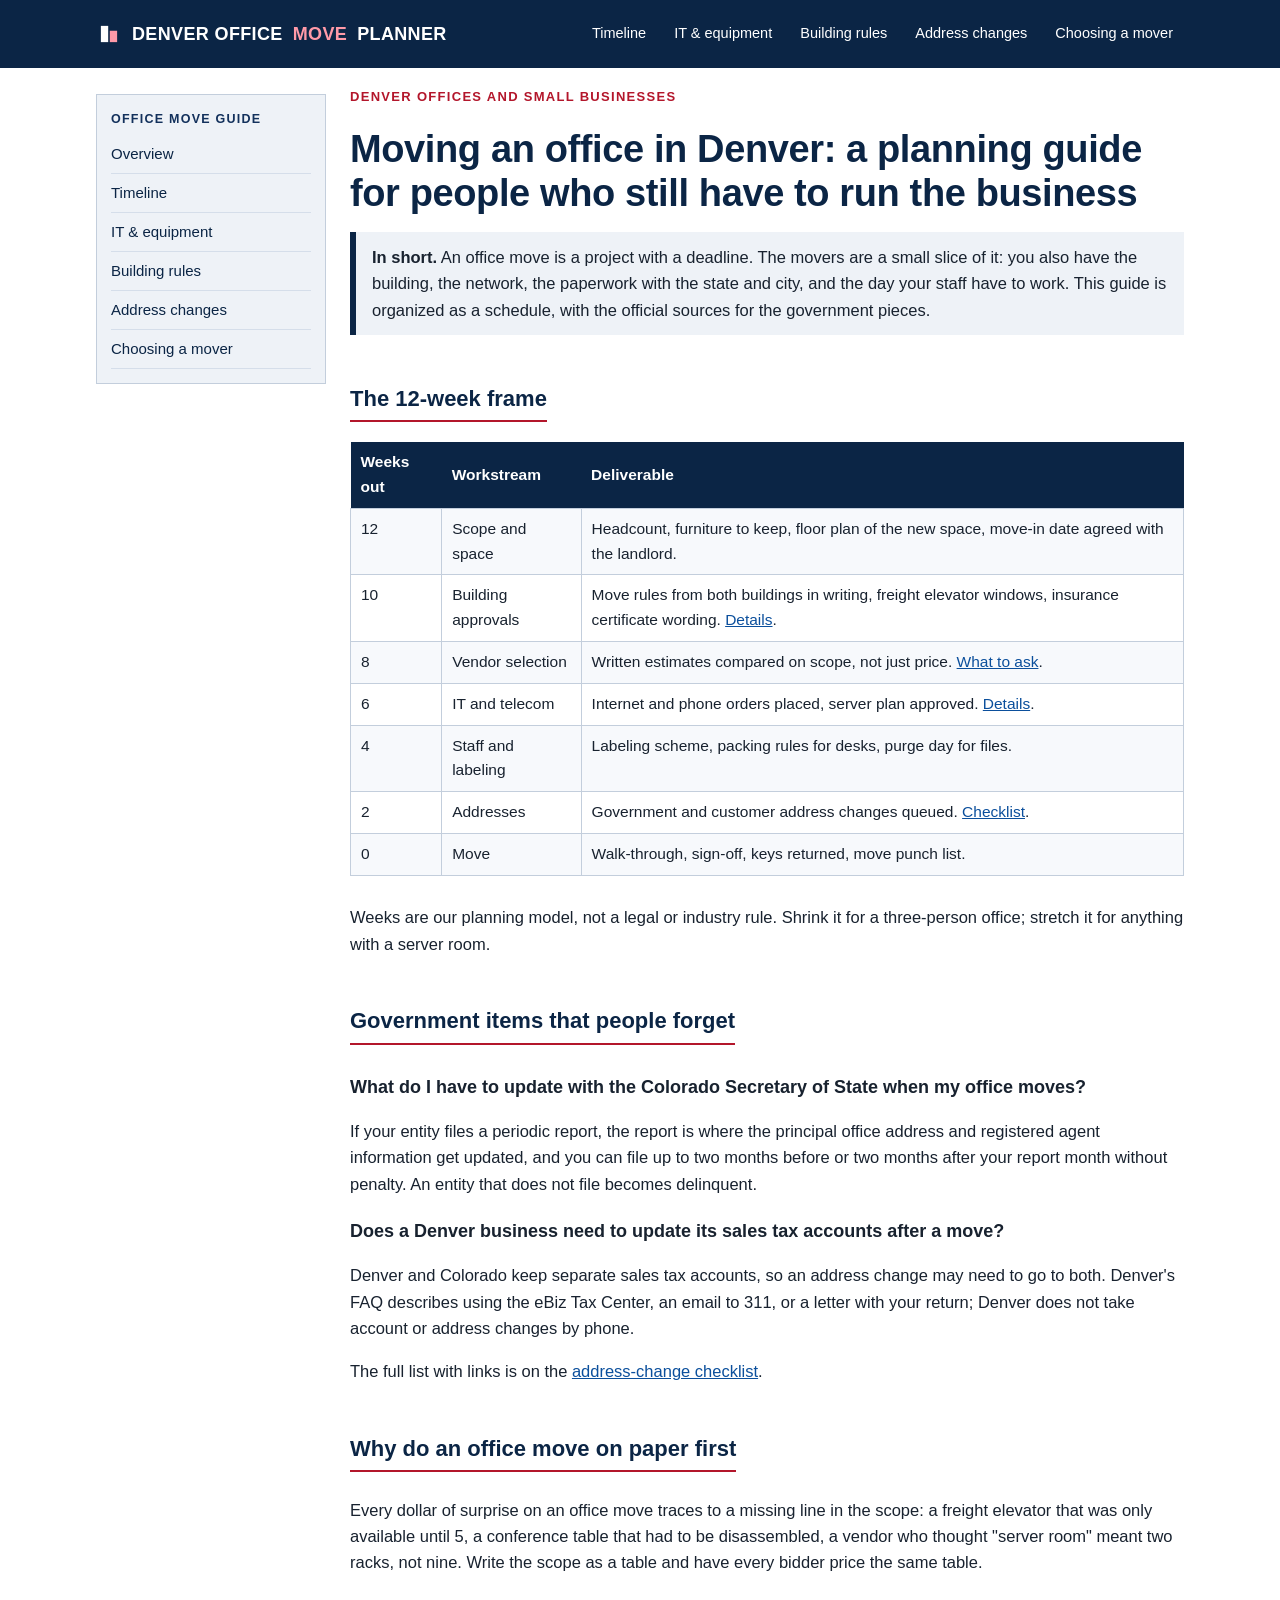
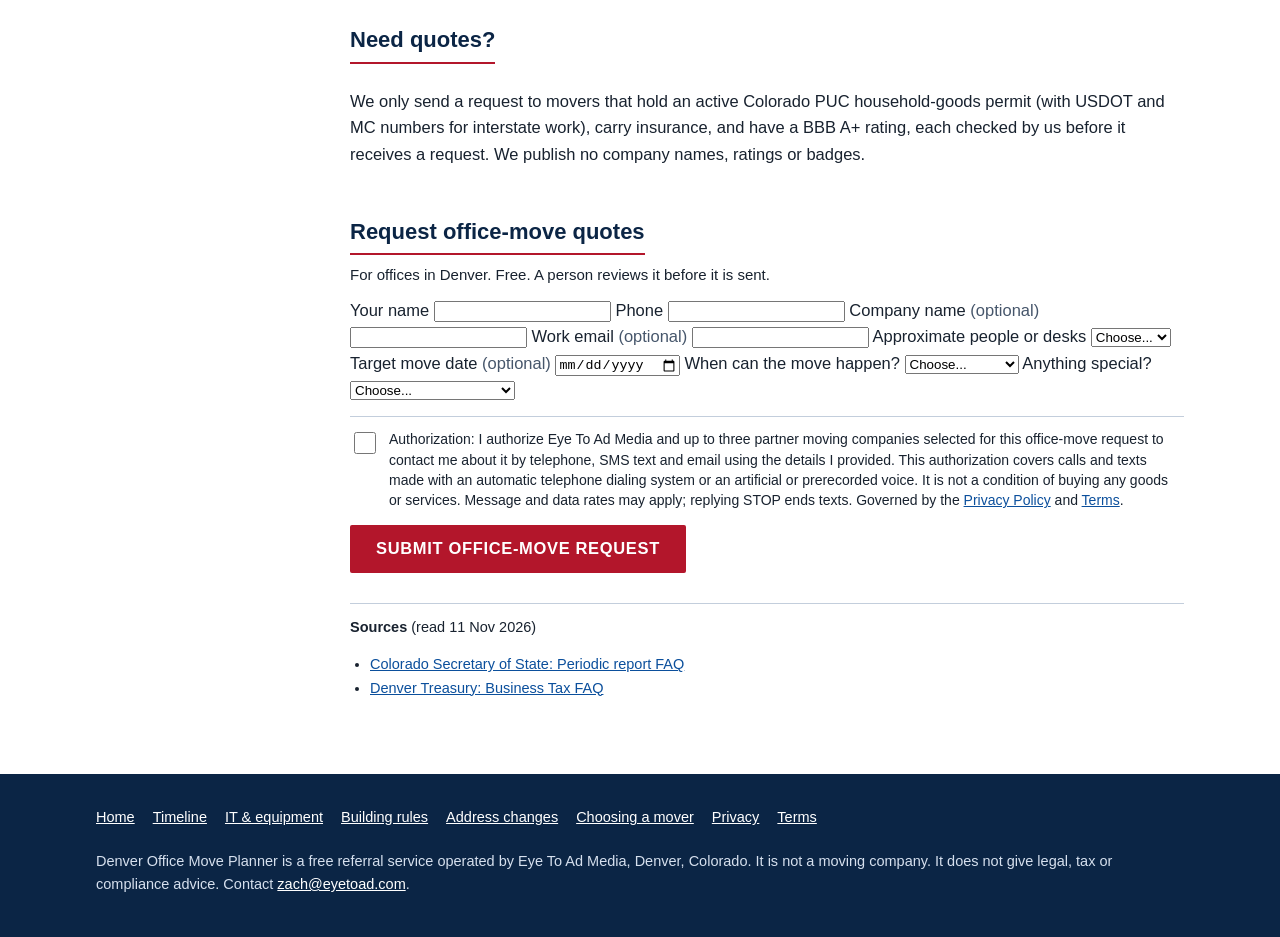
<file: index.html>
<!doctype html>
<html lang="en">
<head>
<meta charset="utf-8">
<meta name="viewport" content="width=device-width,initial-scale=1">
<meta http-equiv="Content-Security-Policy" content="default-src 'self'; script-src 'self'; style-src 'self'; img-src 'self' data:; connect-src https://clients.eyetoad.com; form-action https://clients.eyetoad.com; base-uri 'self'; object-src 'none'; upgrade-insecure-requests">
<meta name="referrer" content="strict-origin-when-cross-origin">
<title>Denver Office Move Planner: Timeline, IT, Building Rules, Address Changes</title>
<meta name="description" content="Plan a Denver office or small-business move: a 12-week timeline, IT and server move steps, building COI and after-hours rules, and Secretary of State, Denver and state tax address changes.">
<link rel="canonical" href="https://denvercomover.com/">
<link rel="icon" href="/assets/icon.svg" type="image/svg+xml">
<link rel="stylesheet" href="/assets/site.css">
<meta property="og:type" content="website">
<meta property="og:title" content="Denver Office Move Planner: Timeline, IT, Building Rules, Address Changes">
<meta property="og:description" content="Plan a Denver office or small-business move: a 12-week timeline, IT and server move steps, building COI and after-hours rules, and Secretary of State, Denver and state tax address changes.">
<meta property="og:url" content="https://denvercomover.com/">
<script type="application/ld+json">
{"@context": "https://schema.org", "@graph": [{"@type": "WebSite", "@id": "https://denvercomover.com/#site", "url": "https://denvercomover.com/", "name": "Denver Office Move Planner", "publisher": {"@id": "https://denvercomover.com/#org"}}, {"@type": "Organization", "@id": "https://denvercomover.com/#org", "name": "Eye To Ad Media", "url": "https://denvercomover.com/", "email": "zach@eyetoad.com", "areaServed": "Denver, Colorado"}, {"@type": "Service", "name": "Office move quote referral in Denver", "serviceType": "Moving company referral", "description": "Free referral service that passes a Denver office or small-business move request to up to three vetted moving companies. Not a moving company.", "provider": {"@id": "https://denvercomover.com/#org"}, "areaServed": {"@type": "City", "name": "Denver"}, "offers": {"@type": "Offer", "price": "0", "priceCurrency": "USD"}}, {"@type": "FAQPage", "mainEntity": [{"@type": "Question", "name": "How far ahead should an office move be planned?", "acceptedAnswer": {"@type": "Answer", "text": "There is no official figure. A practical rule: start eight to twelve weeks out for more than a handful of desks, because building approvals, internet installs and mover availability take lead time. Treat that as our planning advice."}}, {"@type": "Question", "name": "What do I have to update with the Colorado Secretary of State when my office moves?", "acceptedAnswer": {"@type": "Answer", "text": "If your entity files a periodic report, the report is where the principal office address and registered agent information get updated, and you can file up to two months before or two months after your report month without penalty. An entity that does not file becomes delinquent."}}, {"@type": "Question", "name": "Does a Denver business need to update its sales tax accounts after a move?", "acceptedAnswer": {"@type": "Answer", "text": "Denver and Colorado keep separate sales tax accounts, so an address change may need to go to both. Denver's FAQ describes using the eBiz Tax Center, an email to 311, or a letter with your return; Denver does not take account or address changes by phone."}}]}]}
</script>
</head>
<body>
<a class="skip" href="#main">Skip to content</a>
<header class="mast"><div class="in">
<a class="wm" href="/" aria-label="Denver Office Move Planner home"><svg width="26" height="26" viewBox="0 0 32 32" aria-hidden="true"><rect x="6" y="6" width="9" height="20" fill="#fff"/><rect x="17" y="12" width="9" height="14" fill="#ff9aa8"/></svg>Denver Office <em>Move</em> Planner</a>
<nav aria-label="Main"><a href="/planning-timeline/">Timeline</a><a href="/it-and-equipment/">IT &amp; equipment</a><a href="/building-rules-after-hours/">Building rules</a><a href="/address-change-checklist/">Address changes</a><a href="/choosing-a-commercial-mover/">Choosing a mover</a></nav>
</div></header>
<main id="main">
<div class="shell"><nav class="toc" aria-label="Guide sections"><strong>Office move guide</strong><ol><li><a href="/">Overview</a></li><li><a href="/planning-timeline/">Timeline</a></li><li><a href="/it-and-equipment/">IT &amp; equipment</a></li><li><a href="/building-rules-after-hours/">Building rules</a></li><li><a href="/address-change-checklist/">Address changes</a></li><li><a href="/choosing-a-commercial-mover/">Choosing a mover</a></li></ol></nav><div class="doc">
<span class="kick">Denver offices and small businesses</span>
<h1>Moving an office in Denver: a planning guide for people who still have to run the business</h1>
<div class="sum"><strong>In short.</strong> An office move is a project with a deadline. The movers are a small slice of it: you also have the building, the network, the paperwork with the state and city, and the day your staff have to work. This guide is organized as a schedule, with the official sources for the government pieces.</div>
<h2>The 12-week frame</h2>
<div class="tablewrap"><table><tr><th>Weeks out</th><th>Workstream</th><th>Deliverable</th></tr>
<tr><td>12</td><td>Scope and space</td><td>Headcount, furniture to keep, floor plan of the new space, move-in date agreed with the landlord.</td></tr>
<tr><td>10</td><td>Building approvals</td><td>Move rules from both buildings in writing, freight elevator windows, insurance certificate wording. <a href="/building-rules-after-hours/">Details</a>.</td></tr>
<tr><td>8</td><td>Vendor selection</td><td>Written estimates compared on scope, not just price. <a href="/choosing-a-commercial-mover/">What to ask</a>.</td></tr>
<tr><td>6</td><td>IT and telecom</td><td>Internet and phone orders placed, server plan approved. <a href="/it-and-equipment/">Details</a>.</td></tr>
<tr><td>4</td><td>Staff and labeling</td><td>Labeling scheme, packing rules for desks, purge day for files.</td></tr>
<tr><td>2</td><td>Addresses</td><td>Government and customer address changes queued. <a href="/address-change-checklist/">Checklist</a>.</td></tr>
<tr><td>0</td><td>Move</td><td>Walk-through, sign-off, keys returned, move punch list.</td></tr></table></div>
<p>Weeks are our planning model, not a legal or industry rule. Shrink it for a three-person office; stretch it for anything with a server room.</p>
<h2>Government items that people forget</h2>
<h3>What do I have to update with the Colorado Secretary of State when my office moves?</h3><p>If your entity files a periodic report, the report is where the principal office address and registered agent information get updated, and you can file up to two months before or two months after your report month without penalty. An entity that does not file becomes delinquent.</p>
<h3>Does a Denver business need to update its sales tax accounts after a move?</h3><p>Denver and Colorado keep separate sales tax accounts, so an address change may need to go to both. Denver's FAQ describes using the eBiz Tax Center, an email to 311, or a letter with your return; Denver does not take account or address changes by phone.</p>
<p>The full list with links is on the <a href="/address-change-checklist/">address-change checklist</a>.</p>
<h2>Why do an office move on paper first</h2>
<p>Every dollar of surprise on an office move traces to a missing line in the scope: a freight elevator that was only available until 5, a conference table that had to be disassembled, a vendor who thought "server room" meant two racks, not nine. Write the scope as a table and have every bidder price the same table.</p>
<h2>Need quotes?</h2>
<p>We only send a request to movers that hold an active Colorado PUC household-goods permit (with USDOT and MC numbers for interstate work), carry insurance, and have a BBB A+ rating, each checked by us before it receives a request. We publish no company names, ratings or badges.</p>
<section aria-labelledby="rfq-fh"><form id="quote" class="rfq-form" action="https://clients.eyetoad.com/lead/send.php" method="post" data-who="up to three moving companies we have vetted for commercial work" novalidate>
<h2 id="rfq-fh">Request office-move quotes</h2>
<p class="rfq-sub">For offices in Denver. Free. A person reviews it before it is sent.</p>
<div class="hp" aria-hidden="true"><label for="hp1">Leave this empty</label><input id="hp1" type="text" name="_honey" tabindex="-1" autocomplete="off"></div>
<input type="hidden" name="_t" value="">
<input type="hidden" name="service" value="Office or small-business move quote (Denver)">
<label for="f-name">Your name</label>
<input id="f-name" name="name" type="text" autocomplete="name" required maxlength="80">
<label for="f-phone">Phone</label>
<input id="f-phone" name="phone" type="tel" inputmode="tel" autocomplete="tel" required maxlength="20">
<label for="f-co">Company name <span class="opt">(optional)</span></label>
<input id="f-co" name="company" type="text" maxlength="120" autocomplete="organization">
<label for="f-email">Work email <span class="opt">(optional)</span></label>
<input id="f-email" name="email" type="email" maxlength="120" autocomplete="email">
<label for="f-staff">Approximate people or desks</label>
<select id="f-staff" name="headcount"><option value="">Choose...</option><option>1 to 5</option><option>6 to 15</option><option>16 to 40</option><option>41 to 100</option><option>100+</option></select>
<label for="f-when">Target move date <span class="opt">(optional)</span></label>
<input id="f-when" name="move_date" type="date" maxlength="120" >
<label for="f-hours">When can the move happen?</label>
<select id="f-hours" name="timing"><option value="">Choose...</option><option>Business hours</option><option>Evenings</option><option>Weekend</option><option>Flexible</option></select>
<label for="f-extra">Anything special?</label>
<select id="f-extra" name="special"><option value="">Choose...</option><option>Servers or network gear</option><option>Lab or medical items</option><option>Heavy safes or files</option><option>Freight elevator only</option><option>Nothing special</option></select>

<div class="rfq-consent">
<input id="f-consent" type="checkbox" name="consent" value="yes" required>
<label for="f-consent" id="consent-text">Authorization: I authorize Eye To Ad Media and up to three partner moving companies selected for this office-move request to contact me about it by telephone, SMS text and email using the details I provided. This authorization covers calls and texts made with an automatic telephone dialing system or an artificial or prerecorded voice. It is not a condition of buying any goods or services. Message and data rates may apply; replying STOP ends texts. Governed by the <a href="/privacy/">Privacy Policy</a> and <a href="/terms/">Terms</a>.</label>
</div>
<button class="rfq-btn" type="submit" data-label="Submit office-move request">Submit office-move request</button>
<p id="form-msg" class="form-msg" role="status" aria-live="polite" tabindex="-1"></p>
</form>
<div id="form-done" class="rfq-done" hidden tabindex="-1"><h2>Request received</h2><p>A person reviews it, then up to three vetted movers get it. They may call, text or email within about a business day. Use the time to read the <a href="/building-rules-after-hours/">building rules and COI guide</a>.</p></div></section>
<div class="refs"><strong>Sources</strong> (read 11 Nov 2026)<ul>
<li><a href="https://coloradosos.gov/pubs/business/FAQs/reports.html" rel="nofollow noopener">Colorado Secretary of State: Periodic report FAQ</a></li>
<li><a href="https://denvergov.org/Government/Agencies-Departments-Offices/Agencies-Departments-Offices-Directory/Department-of-Finance/Our-Divisions/Treasury/Business-Tax-Information/Business-Tax-FAQ" rel="nofollow noopener">Denver Treasury: Business Tax FAQ</a></li></ul></div>
</div></div>
</main>
<footer class="end"><div class="in">
<ul class="fl"><li><a href="/">Home</a></li><li><a href="/planning-timeline/">Timeline</a></li><li><a href="/it-and-equipment/">IT &amp; equipment</a></li><li><a href="/building-rules-after-hours/">Building rules</a></li><li><a href="/address-change-checklist/">Address changes</a></li><li><a href="/choosing-a-commercial-mover/">Choosing a mover</a></li><li><a href="/privacy/">Privacy</a></li><li><a href="/terms/">Terms</a></li></ul>
<p>Denver Office Move Planner is a free referral service operated by Eye To Ad Media, Denver, Colorado. It is not a moving company. It does not give legal, tax or compliance advice. Contact <a href="mailto:zach@eyetoad.com">zach@eyetoad.com</a>.</p>
</div></footer>
<script src="/assets/lead.js" defer></script>
</body>
</html>
</file>
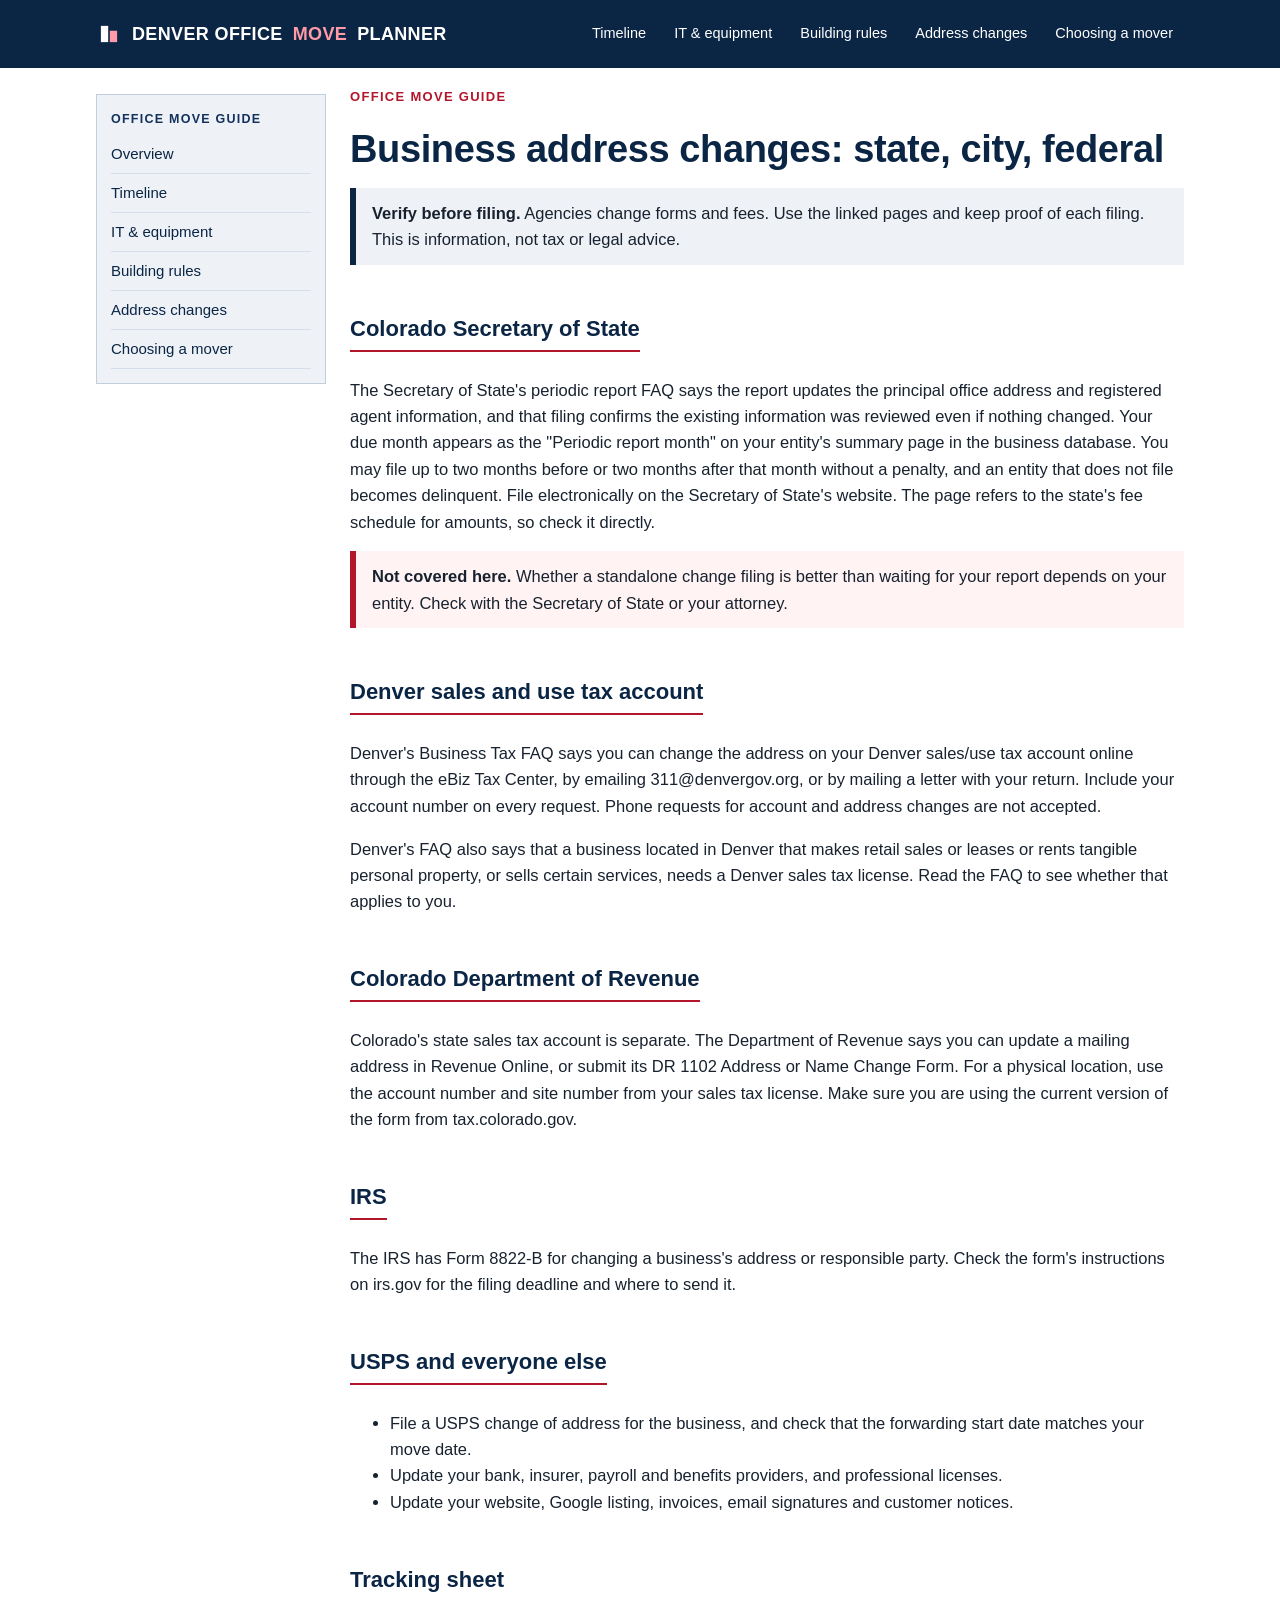
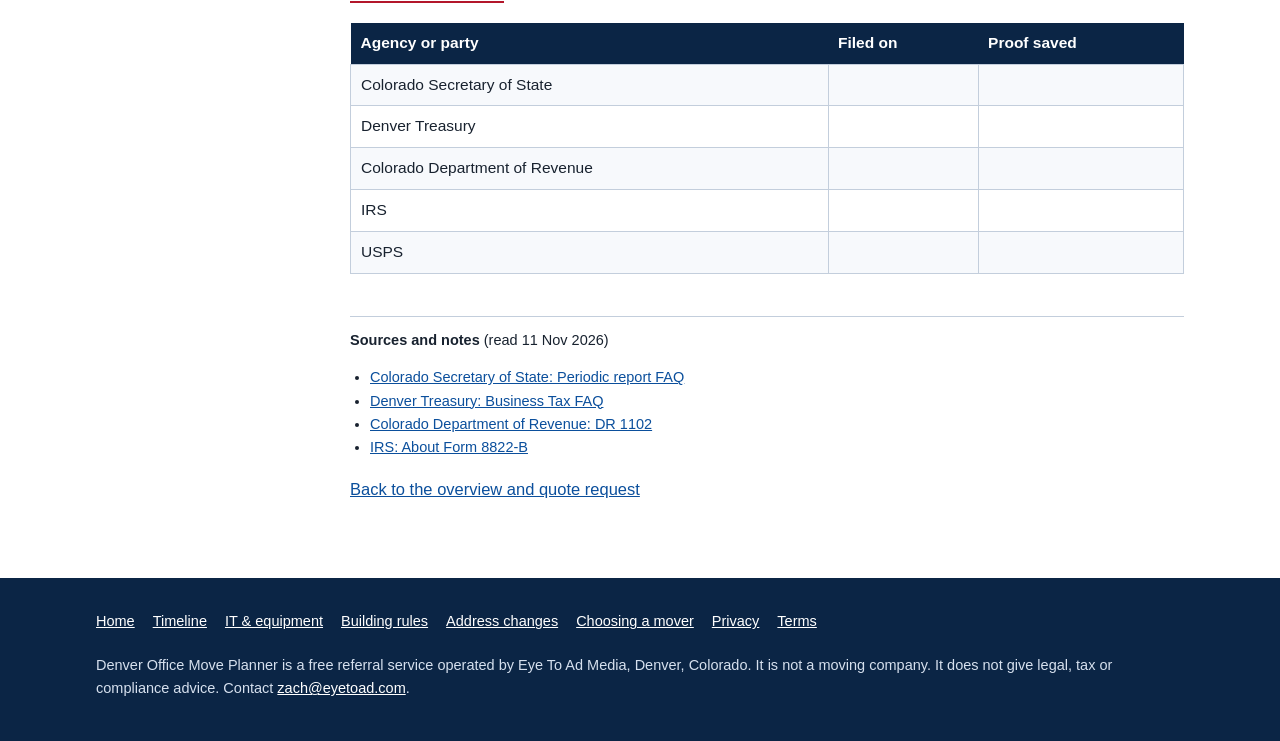
<file: address-change-checklist/index.html>
<!doctype html>
<html lang="en">
<head>
<meta charset="utf-8">
<meta name="viewport" content="width=device-width,initial-scale=1">
<meta http-equiv="Content-Security-Policy" content="default-src 'self'; script-src 'self'; style-src 'self'; img-src 'self' data:; form-action 'none'; base-uri 'self'; object-src 'none'; upgrade-insecure-requests">
<meta name="referrer" content="strict-origin-when-cross-origin">
<title>Business Address Change Checklist for Colorado and Denver</title>
<meta name="description" content="Which Colorado Secretary of State, Colorado Department of Revenue, Denver Treasury, IRS and USPS address changes to file when your Denver business moves.">
<link rel="canonical" href="https://denvercomover.com/address-change-checklist/">
<link rel="icon" href="/assets/icon.svg" type="image/svg+xml">
<link rel="stylesheet" href="/assets/site.css">
<meta property="og:type" content="website">
<meta property="og:title" content="Business Address Change Checklist for Colorado and Denver">
<meta property="og:description" content="Which Colorado Secretary of State, Colorado Department of Revenue, Denver Treasury, IRS and USPS address changes to file when your Denver business moves.">
<meta property="og:url" content="https://denvercomover.com/address-change-checklist/">
<script type="application/ld+json">
{"@context": "https://schema.org", "@graph": [{"@type": "WebSite", "@id": "https://denvercomover.com/#site", "url": "https://denvercomover.com/", "name": "Denver Office Move Planner", "publisher": {"@id": "https://denvercomover.com/#org"}}, {"@type": "Organization", "@id": "https://denvercomover.com/#org", "name": "Eye To Ad Media", "url": "https://denvercomover.com/", "email": "zach@eyetoad.com", "areaServed": "Denver, Colorado"}, {"@type": "Article", "headline": "Business address changes: state, city, federal", "description": "Which Colorado Secretary of State, Colorado Department of Revenue, Denver Treasury, IRS and USPS address changes to file when your Denver business moves.", "datePublished": "2026-11-11", "dateModified": "2026-11-11", "mainEntityOfPage": "https://denvercomover.com/address-change-checklist/", "author": {"@id": "https://denvercomover.com/#org"}, "publisher": {"@id": "https://denvercomover.com/#org"}}, {"@type": "FAQPage", "mainEntity": [{"@type": "Question", "name": "When do I update my address with the Colorado Secretary of State?", "acceptedAnswer": {"@type": "Answer", "text": "The periodic report updates the principal office address and registered agent, and can be filed up to two months before or after your report month without penalty."}}, {"@type": "Question", "name": "Does Denver accept sales tax address changes by phone?", "acceptedAnswer": {"@type": "Answer", "text": "No. Denver says phone requests for account and address changes are not accepted; use the eBiz Tax Center, email 311@denvergov.org, or mail a letter with your return."}}]}]}
</script>
</head>
<body>
<a class="skip" href="#main">Skip to content</a>
<header class="mast"><div class="in">
<a class="wm" href="/" aria-label="Denver Office Move Planner home"><svg width="26" height="26" viewBox="0 0 32 32" aria-hidden="true"><rect x="6" y="6" width="9" height="20" fill="#fff"/><rect x="17" y="12" width="9" height="14" fill="#ff9aa8"/></svg>Denver Office <em>Move</em> Planner</a>
<nav aria-label="Main"><a href="/planning-timeline/">Timeline</a><a href="/it-and-equipment/">IT &amp; equipment</a><a href="/building-rules-after-hours/">Building rules</a><a href="/address-change-checklist/">Address changes</a><a href="/choosing-a-commercial-mover/">Choosing a mover</a></nav>
</div></header>
<main id="main">
<div class="shell"><nav class="toc" aria-label="Guide sections"><strong>Office move guide</strong><ol><li><a href="/">Overview</a></li><li><a href="/planning-timeline/">Timeline</a></li><li><a href="/it-and-equipment/">IT &amp; equipment</a></li><li><a href="/building-rules-after-hours/">Building rules</a></li><li><a href="/address-change-checklist/">Address changes</a></li><li><a href="/choosing-a-commercial-mover/">Choosing a mover</a></li></ol></nav><div class="doc"><span class="kick">Office move guide</span><h1>Business address changes: state, city, federal</h1><div class="sum"><strong>Verify before filing.</strong> Agencies change forms and fees. Use the linked pages and keep proof of each filing. This is information, not tax or legal advice.</div><h2>Colorado Secretary of State</h2>
<p>The Secretary of State's periodic report FAQ says the report updates the principal office address and registered agent information, and that filing confirms the existing information was reviewed even if nothing changed. Your due month appears as the "Periodic report month" on your entity's summary page in the business database. You may file up to two months before or two months after that month without a penalty, and an entity that does not file becomes delinquent. File electronically on the Secretary of State's website. The page refers to the state's fee schedule for amounts, so check it directly.</p>
<div class="note"><strong>Not covered here.</strong> Whether a standalone change filing is better than waiting for your report depends on your entity. Check with the Secretary of State or your attorney.</div>
<h2>Denver sales and use tax account</h2>
<p>Denver's Business Tax FAQ says you can change the address on your Denver sales/use tax account online through the eBiz Tax Center, by emailing 311@denvergov.org, or by mailing a letter with your return. Include your account number on every request. Phone requests for account and address changes are not accepted.</p>
<p>Denver's FAQ also says that a business located in Denver that makes retail sales or leases or rents tangible personal property, or sells certain services, needs a Denver sales tax license. Read the FAQ to see whether that applies to you.</p>
<h2>Colorado Department of Revenue</h2>
<p>Colorado's state sales tax account is separate. The Department of Revenue says you can update a mailing address in Revenue Online, or submit its DR 1102 Address or Name Change Form. For a physical location, use the account number and site number from your sales tax license. Make sure you are using the current version of the form from tax.colorado.gov.</p>
<h2>IRS</h2>
<p>The IRS has Form 8822-B for changing a business's address or responsible party. Check the form's instructions on irs.gov for the filing deadline and where to send it.</p>
<h2>USPS and everyone else</h2>
<ul><li>File a USPS change of address for the business, and check that the forwarding start date matches your move date.</li><li>Update your bank, insurer, payroll and benefits providers, and professional licenses.</li><li>Update your website, Google listing, invoices, email signatures and customer notices.</li></ul>
<h2>Tracking sheet</h2>
<div class="tablewrap"><table><tr><th>Agency or party</th><th>Filed on</th><th>Proof saved</th></tr>
<tr><td>Colorado Secretary of State</td><td></td><td></td></tr><tr><td>Denver Treasury</td><td></td><td></td></tr><tr><td>Colorado Department of Revenue</td><td></td><td></td></tr><tr><td>IRS</td><td></td><td></td></tr><tr><td>USPS</td><td></td><td></td></tr></table></div><div class="refs"><strong>Sources and notes</strong> (read 11 Nov 2026)<ul><li><a href="https://coloradosos.gov/pubs/business/FAQs/reports.html" rel="nofollow noopener">Colorado Secretary of State: Periodic report FAQ</a></li><li><a href="https://denvergov.org/Government/Agencies-Departments-Offices/Agencies-Departments-Offices-Directory/Department-of-Finance/Our-Divisions/Treasury/Business-Tax-Information/Business-Tax-FAQ" rel="nofollow noopener">Denver Treasury: Business Tax FAQ</a></li><li><a href="https://tax.colorado.gov/DR1102" rel="nofollow noopener">Colorado Department of Revenue: DR 1102</a></li><li><a href="https://www.irs.gov/forms-pubs/about-form-8822-b" rel="nofollow noopener">IRS: About Form 8822-B</a></li></ul></div><p><a href="/">Back to the overview and quote request</a></p></div></div>
</main>
<footer class="end"><div class="in">
<ul class="fl"><li><a href="/">Home</a></li><li><a href="/planning-timeline/">Timeline</a></li><li><a href="/it-and-equipment/">IT &amp; equipment</a></li><li><a href="/building-rules-after-hours/">Building rules</a></li><li><a href="/address-change-checklist/">Address changes</a></li><li><a href="/choosing-a-commercial-mover/">Choosing a mover</a></li><li><a href="/privacy/">Privacy</a></li><li><a href="/terms/">Terms</a></li></ul>
<p>Denver Office Move Planner is a free referral service operated by Eye To Ad Media, Denver, Colorado. It is not a moving company. It does not give legal, tax or compliance advice. Contact <a href="mailto:zach@eyetoad.com">zach@eyetoad.com</a>.</p>
</div></footer>

</body>
</html>
</file>
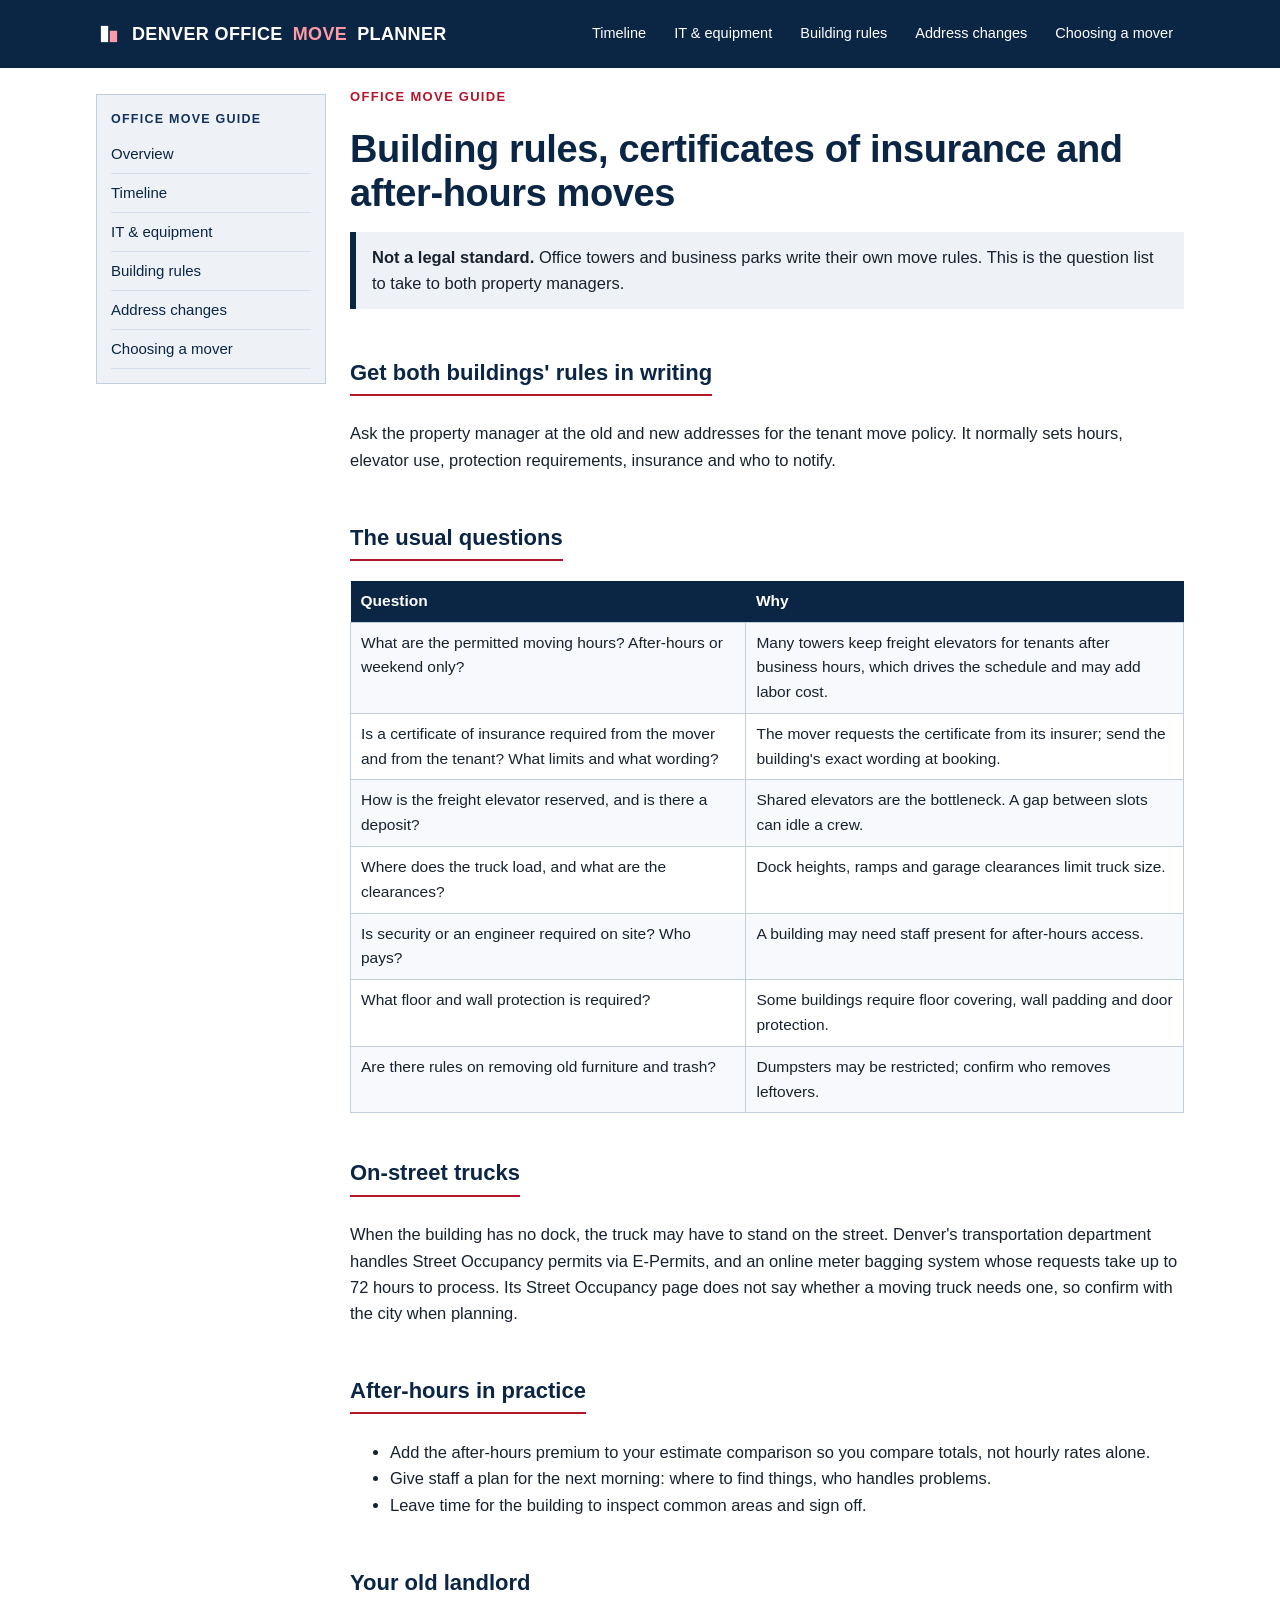
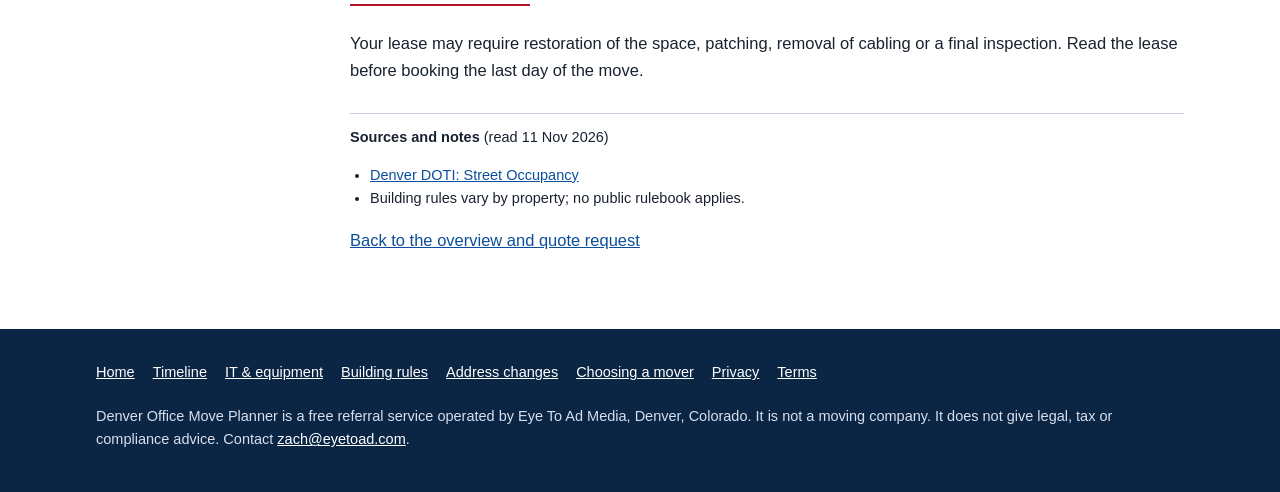
<file: building-rules-after-hours/index.html>
<!doctype html>
<html lang="en">
<head>
<meta charset="utf-8">
<meta name="viewport" content="width=device-width,initial-scale=1">
<meta http-equiv="Content-Security-Policy" content="default-src 'self'; script-src 'self'; style-src 'self'; img-src 'self' data:; form-action 'none'; base-uri 'self'; object-src 'none'; upgrade-insecure-requests">
<meta name="referrer" content="strict-origin-when-cross-origin">
<title>Office Building Rules for Movers: COI, Freight Elevator, After-Hours Moves (Denver)</title>
<meta name="description" content="What Denver office buildings usually ask of movers: certificate of insurance, freight elevator booking, after-hours rules and loading zone questions.">
<link rel="canonical" href="https://denvercomover.com/building-rules-after-hours/">
<link rel="icon" href="/assets/icon.svg" type="image/svg+xml">
<link rel="stylesheet" href="/assets/site.css">
<meta property="og:type" content="website">
<meta property="og:title" content="Office Building Rules for Movers: COI, Freight Elevator, After-Hours Moves (Denver)">
<meta property="og:description" content="What Denver office buildings usually ask of movers: certificate of insurance, freight elevator booking, after-hours rules and loading zone questions.">
<meta property="og:url" content="https://denvercomover.com/building-rules-after-hours/">
<script type="application/ld+json">
{"@context": "https://schema.org", "@graph": [{"@type": "WebSite", "@id": "https://denvercomover.com/#site", "url": "https://denvercomover.com/", "name": "Denver Office Move Planner", "publisher": {"@id": "https://denvercomover.com/#org"}}, {"@type": "Organization", "@id": "https://denvercomover.com/#org", "name": "Eye To Ad Media", "url": "https://denvercomover.com/", "email": "zach@eyetoad.com", "areaServed": "Denver, Colorado"}, {"@type": "Article", "headline": "Building rules, certificates of insurance and after-hours moves", "description": "What Denver office buildings usually ask of movers: certificate of insurance, freight elevator booking, after-hours rules and loading zone questions.", "datePublished": "2026-11-11", "dateModified": "2026-11-11", "mainEntityOfPage": "https://denvercomover.com/building-rules-after-hours/", "author": {"@id": "https://denvercomover.com/#org"}, "publisher": {"@id": "https://denvercomover.com/#org"}}]}
</script>
</head>
<body>
<a class="skip" href="#main">Skip to content</a>
<header class="mast"><div class="in">
<a class="wm" href="/" aria-label="Denver Office Move Planner home"><svg width="26" height="26" viewBox="0 0 32 32" aria-hidden="true"><rect x="6" y="6" width="9" height="20" fill="#fff"/><rect x="17" y="12" width="9" height="14" fill="#ff9aa8"/></svg>Denver Office <em>Move</em> Planner</a>
<nav aria-label="Main"><a href="/planning-timeline/">Timeline</a><a href="/it-and-equipment/">IT &amp; equipment</a><a href="/building-rules-after-hours/">Building rules</a><a href="/address-change-checklist/">Address changes</a><a href="/choosing-a-commercial-mover/">Choosing a mover</a></nav>
</div></header>
<main id="main">
<div class="shell"><nav class="toc" aria-label="Guide sections"><strong>Office move guide</strong><ol><li><a href="/">Overview</a></li><li><a href="/planning-timeline/">Timeline</a></li><li><a href="/it-and-equipment/">IT &amp; equipment</a></li><li><a href="/building-rules-after-hours/">Building rules</a></li><li><a href="/address-change-checklist/">Address changes</a></li><li><a href="/choosing-a-commercial-mover/">Choosing a mover</a></li></ol></nav><div class="doc"><span class="kick">Office move guide</span><h1>Building rules, certificates of insurance and after-hours moves</h1><div class="sum"><strong>Not a legal standard.</strong> Office towers and business parks write their own move rules. This is the question list to take to both property managers.</div><h2>Get both buildings' rules in writing</h2>
<p>Ask the property manager at the old and new addresses for the tenant move policy. It normally sets hours, elevator use, protection requirements, insurance and who to notify.</p>
<h2>The usual questions</h2>
<div class="tablewrap"><table><tr><th>Question</th><th>Why</th></tr>
<tr><td>What are the permitted moving hours? After-hours or weekend only?</td><td>Many towers keep freight elevators for tenants after business hours, which drives the schedule and may add labor cost.</td></tr>
<tr><td>Is a certificate of insurance required from the mover and from the tenant? What limits and what wording?</td><td>The mover requests the certificate from its insurer; send the building's exact wording at booking.</td></tr>
<tr><td>How is the freight elevator reserved, and is there a deposit?</td><td>Shared elevators are the bottleneck. A gap between slots can idle a crew.</td></tr>
<tr><td>Where does the truck load, and what are the clearances?</td><td>Dock heights, ramps and garage clearances limit truck size.</td></tr>
<tr><td>Is security or an engineer required on site? Who pays?</td><td>A building may need staff present for after-hours access.</td></tr>
<tr><td>What floor and wall protection is required?</td><td>Some buildings require floor covering, wall padding and door protection.</td></tr>
<tr><td>Are there rules on removing old furniture and trash?</td><td>Dumpsters may be restricted; confirm who removes leftovers.</td></tr></table></div>
<h2>On-street trucks</h2>
<p>When the building has no dock, the truck may have to stand on the street. Denver's transportation department handles Street Occupancy permits via E-Permits, and an online meter bagging system whose requests take up to 72 hours to process. Its Street Occupancy page does not say whether a moving truck needs one, so confirm with the city when planning.</p>
<h2>After-hours in practice</h2>
<ul><li>Add the after-hours premium to your estimate comparison so you compare totals, not hourly rates alone.</li><li>Give staff a plan for the next morning: where to find things, who handles problems.</li><li>Leave time for the building to inspect common areas and sign off.</li></ul>
<h2>Your old landlord</h2>
<p>Your lease may require restoration of the space, patching, removal of cabling or a final inspection. Read the lease before booking the last day of the move.</p><div class="refs"><strong>Sources and notes</strong> (read 11 Nov 2026)<ul><li><a href="https://www.denvergov.org/Government/Agencies-Departments-Offices/Agencies-Departments-Offices-Directory/Department-of-Transportation-and-Infrastructure/Programs-Services/Right-of-Way-Services/Street-Occupancy" rel="nofollow noopener">Denver DOTI: Street Occupancy</a></li><li>Building rules vary by property; no public rulebook applies.</li></ul></div><p><a href="/">Back to the overview and quote request</a></p></div></div>
</main>
<footer class="end"><div class="in">
<ul class="fl"><li><a href="/">Home</a></li><li><a href="/planning-timeline/">Timeline</a></li><li><a href="/it-and-equipment/">IT &amp; equipment</a></li><li><a href="/building-rules-after-hours/">Building rules</a></li><li><a href="/address-change-checklist/">Address changes</a></li><li><a href="/choosing-a-commercial-mover/">Choosing a mover</a></li><li><a href="/privacy/">Privacy</a></li><li><a href="/terms/">Terms</a></li></ul>
<p>Denver Office Move Planner is a free referral service operated by Eye To Ad Media, Denver, Colorado. It is not a moving company. It does not give legal, tax or compliance advice. Contact <a href="mailto:zach@eyetoad.com">zach@eyetoad.com</a>.</p>
</div></footer>

</body>
</html>
</file>
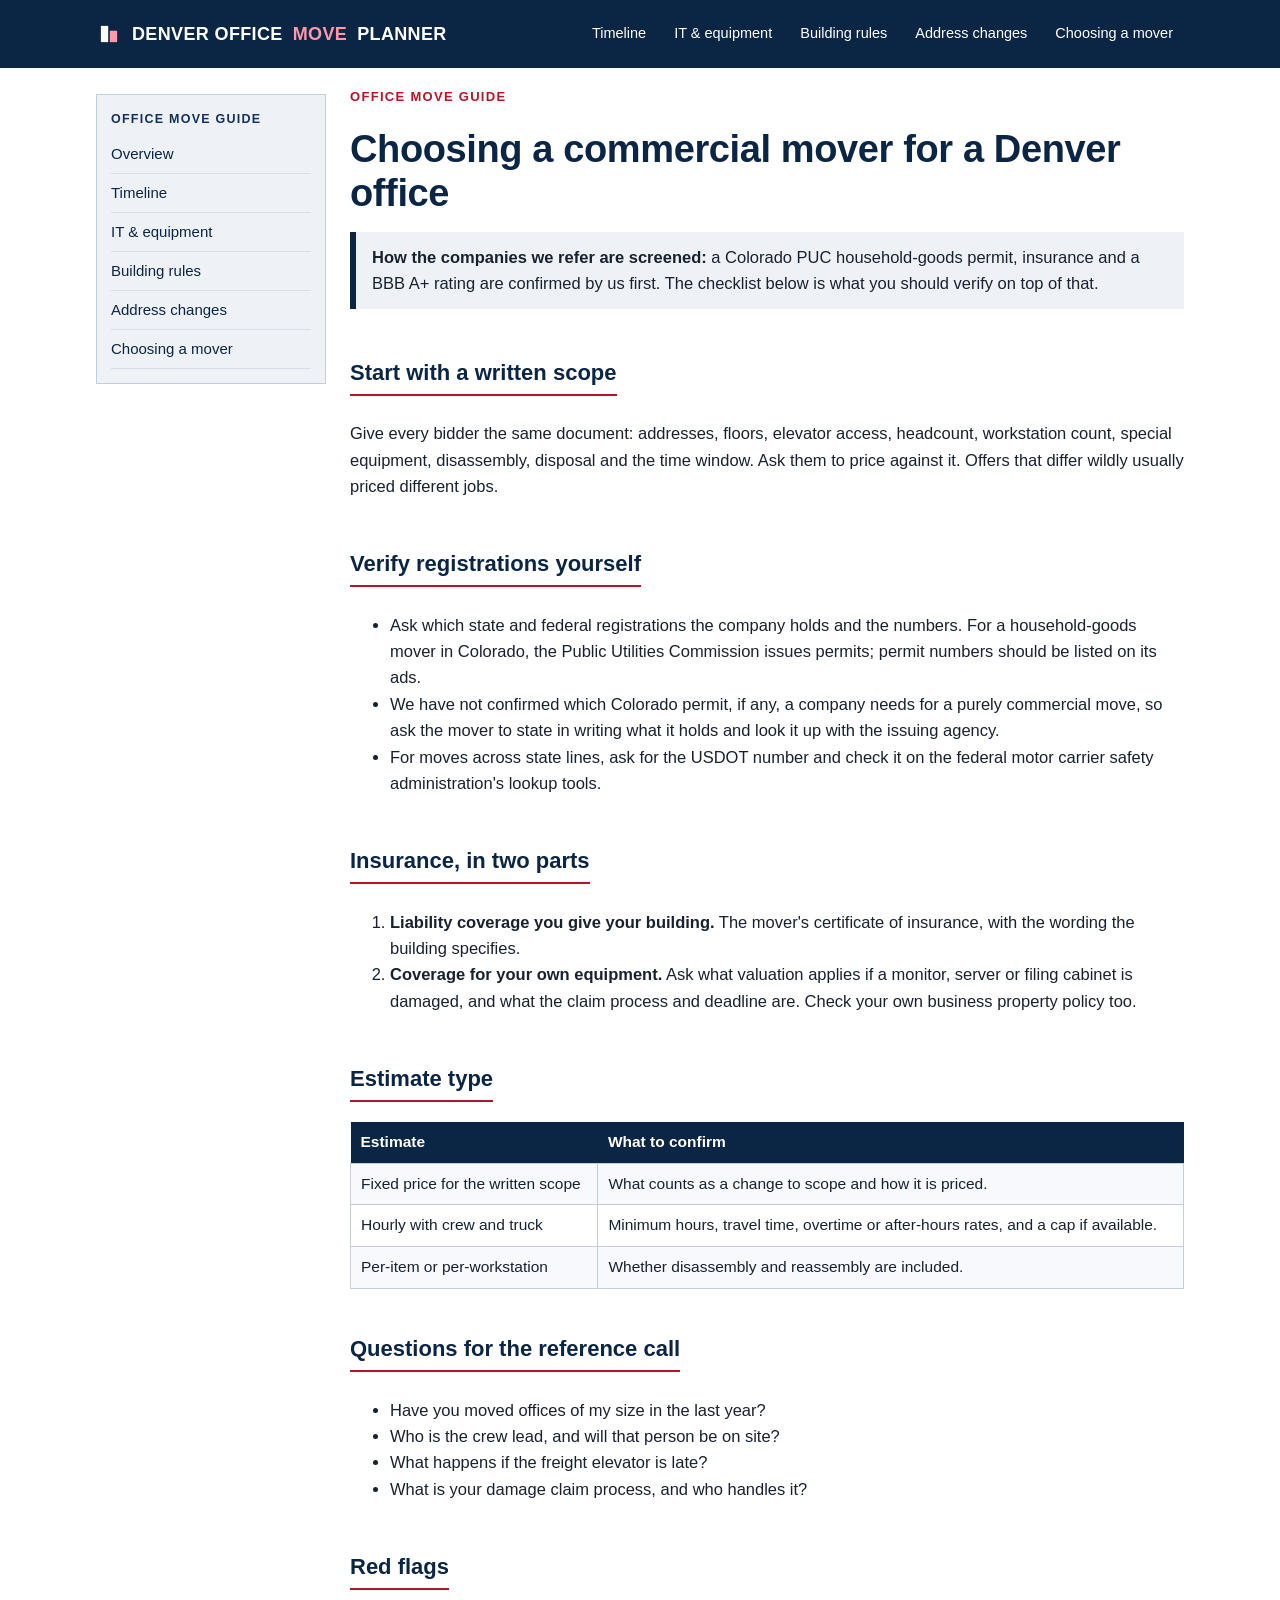
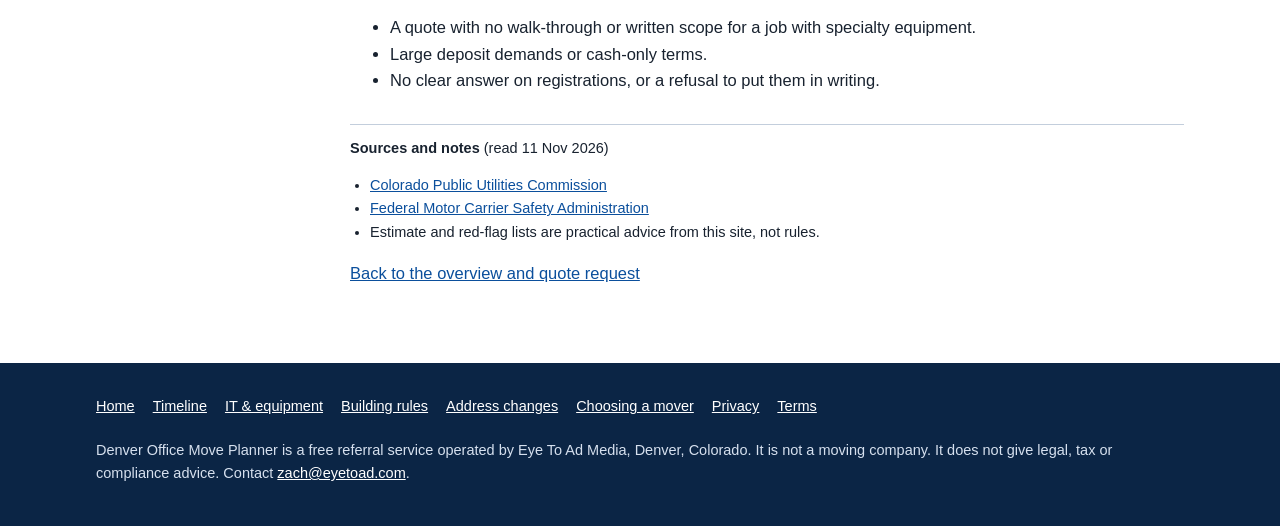
<file: choosing-a-commercial-mover/index.html>
<!doctype html>
<html lang="en">
<head>
<meta charset="utf-8">
<meta name="viewport" content="width=device-width,initial-scale=1">
<meta http-equiv="Content-Security-Policy" content="default-src 'self'; script-src 'self'; style-src 'self'; img-src 'self' data:; form-action 'none'; base-uri 'self'; object-src 'none'; upgrade-insecure-requests">
<meta name="referrer" content="strict-origin-when-cross-origin">
<title>How to Choose a Commercial Mover in Denver: Scope, Estimates, Insurance</title>
<meta name="description" content="What to ask Denver commercial movers: written scope, estimate type, insurance for your building, equipment experience, and how we screen the companies we refer.">
<link rel="canonical" href="https://denvercomover.com/choosing-a-commercial-mover/">
<link rel="icon" href="/assets/icon.svg" type="image/svg+xml">
<link rel="stylesheet" href="/assets/site.css">
<meta property="og:type" content="website">
<meta property="og:title" content="How to Choose a Commercial Mover in Denver: Scope, Estimates, Insurance">
<meta property="og:description" content="What to ask Denver commercial movers: written scope, estimate type, insurance for your building, equipment experience, and how we screen the companies we refer.">
<meta property="og:url" content="https://denvercomover.com/choosing-a-commercial-mover/">
<script type="application/ld+json">
{"@context": "https://schema.org", "@graph": [{"@type": "WebSite", "@id": "https://denvercomover.com/#site", "url": "https://denvercomover.com/", "name": "Denver Office Move Planner", "publisher": {"@id": "https://denvercomover.com/#org"}}, {"@type": "Organization", "@id": "https://denvercomover.com/#org", "name": "Eye To Ad Media", "url": "https://denvercomover.com/", "email": "zach@eyetoad.com", "areaServed": "Denver, Colorado"}, {"@type": "Article", "headline": "Choosing a commercial mover for a Denver office", "description": "What to ask Denver commercial movers: written scope, estimate type, insurance for your building, equipment experience, and how we screen the companies we refer.", "datePublished": "2026-11-11", "dateModified": "2026-11-11", "mainEntityOfPage": "https://denvercomover.com/choosing-a-commercial-mover/", "author": {"@id": "https://denvercomover.com/#org"}, "publisher": {"@id": "https://denvercomover.com/#org"}}]}
</script>
</head>
<body>
<a class="skip" href="#main">Skip to content</a>
<header class="mast"><div class="in">
<a class="wm" href="/" aria-label="Denver Office Move Planner home"><svg width="26" height="26" viewBox="0 0 32 32" aria-hidden="true"><rect x="6" y="6" width="9" height="20" fill="#fff"/><rect x="17" y="12" width="9" height="14" fill="#ff9aa8"/></svg>Denver Office <em>Move</em> Planner</a>
<nav aria-label="Main"><a href="/planning-timeline/">Timeline</a><a href="/it-and-equipment/">IT &amp; equipment</a><a href="/building-rules-after-hours/">Building rules</a><a href="/address-change-checklist/">Address changes</a><a href="/choosing-a-commercial-mover/">Choosing a mover</a></nav>
</div></header>
<main id="main">
<div class="shell"><nav class="toc" aria-label="Guide sections"><strong>Office move guide</strong><ol><li><a href="/">Overview</a></li><li><a href="/planning-timeline/">Timeline</a></li><li><a href="/it-and-equipment/">IT &amp; equipment</a></li><li><a href="/building-rules-after-hours/">Building rules</a></li><li><a href="/address-change-checklist/">Address changes</a></li><li><a href="/choosing-a-commercial-mover/">Choosing a mover</a></li></ol></nav><div class="doc"><span class="kick">Office move guide</span><h1>Choosing a commercial mover for a Denver office</h1><div class="sum"><strong>How the companies we refer are screened:</strong> a Colorado PUC household-goods permit, insurance and a BBB A+ rating are confirmed by us first. The checklist below is what you should verify on top of that.</div><h2>Start with a written scope</h2>
<p>Give every bidder the same document: addresses, floors, elevator access, headcount, workstation count, special equipment, disassembly, disposal and the time window. Ask them to price against it. Offers that differ wildly usually priced different jobs.</p>
<h2>Verify registrations yourself</h2>
<ul><li>Ask which state and federal registrations the company holds and the numbers. For a household-goods mover in Colorado, the Public Utilities Commission issues permits; permit numbers should be listed on its ads.</li><li>We have not confirmed which Colorado permit, if any, a company needs for a purely commercial move, so ask the mover to state in writing what it holds and look it up with the issuing agency.</li><li>For moves across state lines, ask for the USDOT number and check it on the federal motor carrier safety administration's lookup tools.</li></ul>
<h2>Insurance, in two parts</h2>
<ol><li><strong>Liability coverage you give your building.</strong> The mover's certificate of insurance, with the wording the building specifies.</li><li><strong>Coverage for your own equipment.</strong> Ask what valuation applies if a monitor, server or filing cabinet is damaged, and what the claim process and deadline are. Check your own business property policy too.</li></ol>
<h2>Estimate type</h2>
<div class="tablewrap"><table><tr><th>Estimate</th><th>What to confirm</th></tr>
<tr><td>Fixed price for the written scope</td><td>What counts as a change to scope and how it is priced.</td></tr>
<tr><td>Hourly with crew and truck</td><td>Minimum hours, travel time, overtime or after-hours rates, and a cap if available.</td></tr>
<tr><td>Per-item or per-workstation</td><td>Whether disassembly and reassembly are included.</td></tr></table></div>
<h2>Questions for the reference call</h2>
<ul><li>Have you moved offices of my size in the last year?</li><li>Who is the crew lead, and will that person be on site?</li><li>What happens if the freight elevator is late?</li><li>What is your damage claim process, and who handles it?</li></ul>
<h2>Red flags</h2>
<ul><li>A quote with no walk-through or written scope for a job with specialty equipment.</li><li>Large deposit demands or cash-only terms.</li><li>No clear answer on registrations, or a refusal to put them in writing.</li></ul><div class="refs"><strong>Sources and notes</strong> (read 11 Nov 2026)<ul><li><a href="https://puc.colorado.gov" rel="nofollow noopener">Colorado Public Utilities Commission</a></li><li><a href="https://www.fmcsa.dot.gov" rel="nofollow noopener">Federal Motor Carrier Safety Administration</a></li><li>Estimate and red-flag lists are practical advice from this site, not rules.</li></ul></div><p><a href="/">Back to the overview and quote request</a></p></div></div>
</main>
<footer class="end"><div class="in">
<ul class="fl"><li><a href="/">Home</a></li><li><a href="/planning-timeline/">Timeline</a></li><li><a href="/it-and-equipment/">IT &amp; equipment</a></li><li><a href="/building-rules-after-hours/">Building rules</a></li><li><a href="/address-change-checklist/">Address changes</a></li><li><a href="/choosing-a-commercial-mover/">Choosing a mover</a></li><li><a href="/privacy/">Privacy</a></li><li><a href="/terms/">Terms</a></li></ul>
<p>Denver Office Move Planner is a free referral service operated by Eye To Ad Media, Denver, Colorado. It is not a moving company. It does not give legal, tax or compliance advice. Contact <a href="mailto:zach@eyetoad.com">zach@eyetoad.com</a>.</p>
</div></footer>

</body>
</html>
</file>
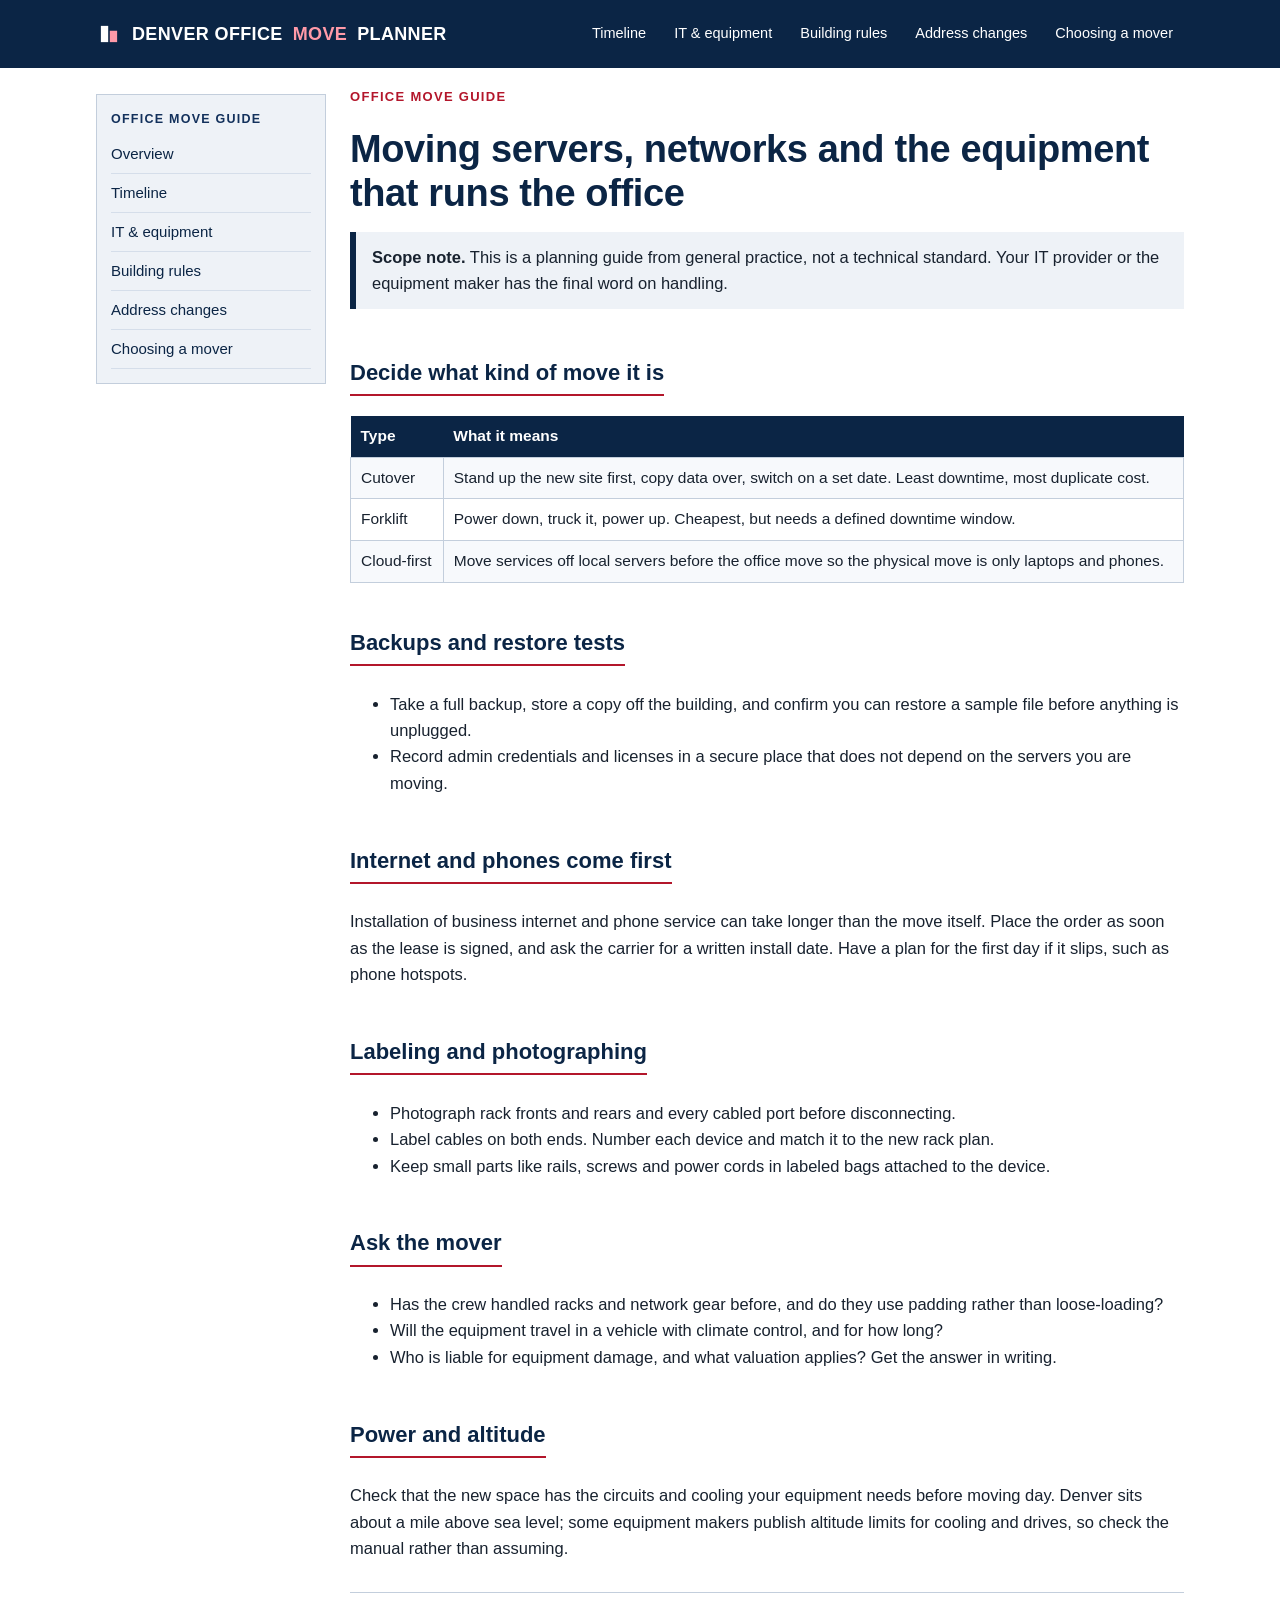
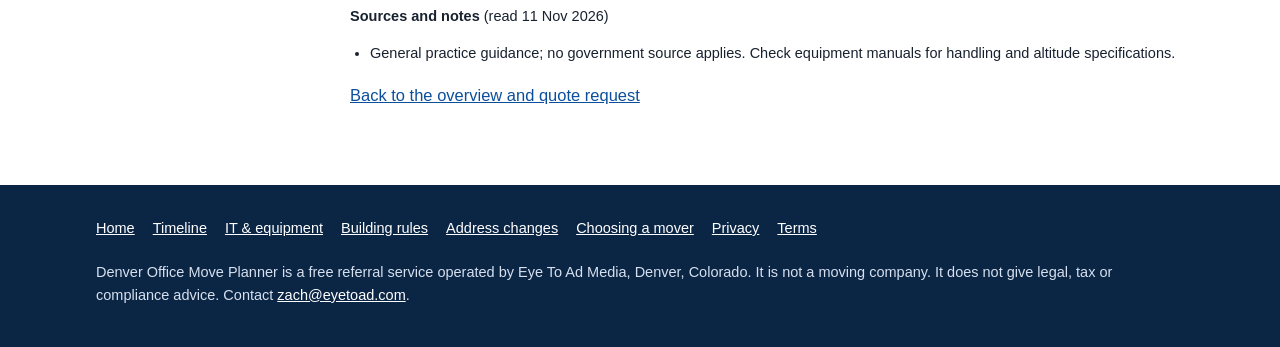
<file: it-and-equipment/index.html>
<!doctype html>
<html lang="en">
<head>
<meta charset="utf-8">
<meta name="viewport" content="width=device-width,initial-scale=1">
<meta http-equiv="Content-Security-Policy" content="default-src 'self'; script-src 'self'; style-src 'self'; img-src 'self' data:; form-action 'none'; base-uri 'self'; object-src 'none'; upgrade-insecure-requests">
<meta name="referrer" content="strict-origin-when-cross-origin">
<title>Moving Servers, Network Gear and Office IT in Denver</title>
<meta name="description" content="How to plan an IT move for a Denver office: backups, downtime window, internet lead time, labeling and test plan.">
<link rel="canonical" href="https://denvercomover.com/it-and-equipment/">
<link rel="icon" href="/assets/icon.svg" type="image/svg+xml">
<link rel="stylesheet" href="/assets/site.css">
<meta property="og:type" content="website">
<meta property="og:title" content="Moving Servers, Network Gear and Office IT in Denver">
<meta property="og:description" content="How to plan an IT move for a Denver office: backups, downtime window, internet lead time, labeling and test plan.">
<meta property="og:url" content="https://denvercomover.com/it-and-equipment/">
<script type="application/ld+json">
{"@context": "https://schema.org", "@graph": [{"@type": "WebSite", "@id": "https://denvercomover.com/#site", "url": "https://denvercomover.com/", "name": "Denver Office Move Planner", "publisher": {"@id": "https://denvercomover.com/#org"}}, {"@type": "Organization", "@id": "https://denvercomover.com/#org", "name": "Eye To Ad Media", "url": "https://denvercomover.com/", "email": "zach@eyetoad.com", "areaServed": "Denver, Colorado"}, {"@type": "Article", "headline": "Moving servers, networks and the equipment that runs the office", "description": "How to plan an IT move for a Denver office: backups, downtime window, internet lead time, labeling and test plan.", "datePublished": "2026-11-11", "dateModified": "2026-11-11", "mainEntityOfPage": "https://denvercomover.com/it-and-equipment/", "author": {"@id": "https://denvercomover.com/#org"}, "publisher": {"@id": "https://denvercomover.com/#org"}}]}
</script>
</head>
<body>
<a class="skip" href="#main">Skip to content</a>
<header class="mast"><div class="in">
<a class="wm" href="/" aria-label="Denver Office Move Planner home"><svg width="26" height="26" viewBox="0 0 32 32" aria-hidden="true"><rect x="6" y="6" width="9" height="20" fill="#fff"/><rect x="17" y="12" width="9" height="14" fill="#ff9aa8"/></svg>Denver Office <em>Move</em> Planner</a>
<nav aria-label="Main"><a href="/planning-timeline/">Timeline</a><a href="/it-and-equipment/">IT &amp; equipment</a><a href="/building-rules-after-hours/">Building rules</a><a href="/address-change-checklist/">Address changes</a><a href="/choosing-a-commercial-mover/">Choosing a mover</a></nav>
</div></header>
<main id="main">
<div class="shell"><nav class="toc" aria-label="Guide sections"><strong>Office move guide</strong><ol><li><a href="/">Overview</a></li><li><a href="/planning-timeline/">Timeline</a></li><li><a href="/it-and-equipment/">IT &amp; equipment</a></li><li><a href="/building-rules-after-hours/">Building rules</a></li><li><a href="/address-change-checklist/">Address changes</a></li><li><a href="/choosing-a-commercial-mover/">Choosing a mover</a></li></ol></nav><div class="doc"><span class="kick">Office move guide</span><h1>Moving servers, networks and the equipment that runs the office</h1><div class="sum"><strong>Scope note.</strong> This is a planning guide from general practice, not a technical standard. Your IT provider or the equipment maker has the final word on handling.</div><h2>Decide what kind of move it is</h2>
<div class="tablewrap"><table><tr><th>Type</th><th>What it means</th></tr>
<tr><td>Cutover</td><td>Stand up the new site first, copy data over, switch on a set date. Least downtime, most duplicate cost.</td></tr>
<tr><td>Forklift</td><td>Power down, truck it, power up. Cheapest, but needs a defined downtime window.</td></tr>
<tr><td>Cloud-first</td><td>Move services off local servers before the office move so the physical move is only laptops and phones.</td></tr></table></div>
<h2>Backups and restore tests</h2>
<ul><li>Take a full backup, store a copy off the building, and confirm you can restore a sample file before anything is unplugged.</li><li>Record admin credentials and licenses in a secure place that does not depend on the servers you are moving.</li></ul>
<h2>Internet and phones come first</h2>
<p>Installation of business internet and phone service can take longer than the move itself. Place the order as soon as the lease is signed, and ask the carrier for a written install date. Have a plan for the first day if it slips, such as phone hotspots.</p>
<h2>Labeling and photographing</h2>
<ul><li>Photograph rack fronts and rears and every cabled port before disconnecting.</li><li>Label cables on both ends. Number each device and match it to the new rack plan.</li><li>Keep small parts like rails, screws and power cords in labeled bags attached to the device.</li></ul>
<h2>Ask the mover</h2>
<ul><li>Has the crew handled racks and network gear before, and do they use padding rather than loose-loading?</li><li>Will the equipment travel in a vehicle with climate control, and for how long?</li><li>Who is liable for equipment damage, and what valuation applies? Get the answer in writing.</li></ul>
<h2>Power and altitude</h2>
<p>Check that the new space has the circuits and cooling your equipment needs before moving day. Denver sits about a mile above sea level; some equipment makers publish altitude limits for cooling and drives, so check the manual rather than assuming.</p><div class="refs"><strong>Sources and notes</strong> (read 11 Nov 2026)<ul><li>General practice guidance; no government source applies. Check equipment manuals for handling and altitude specifications.</li></ul></div><p><a href="/">Back to the overview and quote request</a></p></div></div>
</main>
<footer class="end"><div class="in">
<ul class="fl"><li><a href="/">Home</a></li><li><a href="/planning-timeline/">Timeline</a></li><li><a href="/it-and-equipment/">IT &amp; equipment</a></li><li><a href="/building-rules-after-hours/">Building rules</a></li><li><a href="/address-change-checklist/">Address changes</a></li><li><a href="/choosing-a-commercial-mover/">Choosing a mover</a></li><li><a href="/privacy/">Privacy</a></li><li><a href="/terms/">Terms</a></li></ul>
<p>Denver Office Move Planner is a free referral service operated by Eye To Ad Media, Denver, Colorado. It is not a moving company. It does not give legal, tax or compliance advice. Contact <a href="mailto:zach@eyetoad.com">zach@eyetoad.com</a>.</p>
</div></footer>

</body>
</html>
</file>
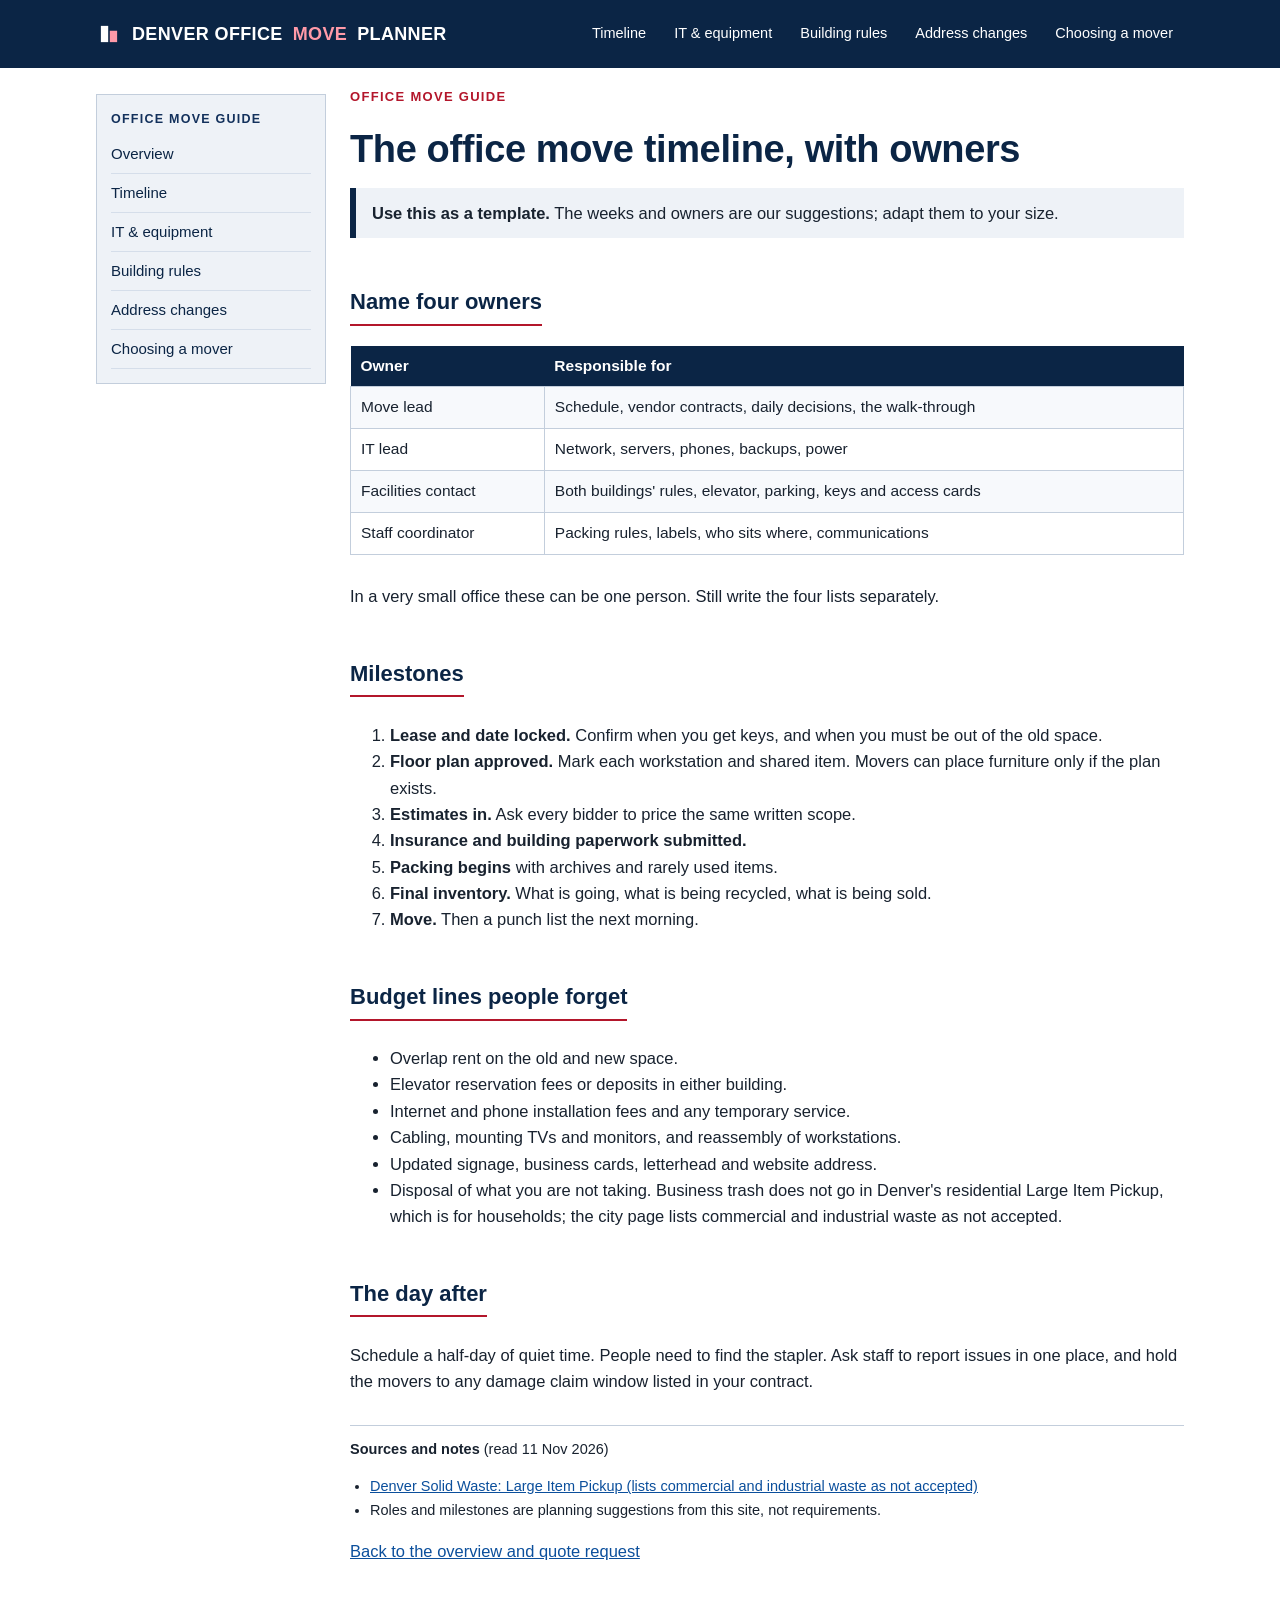
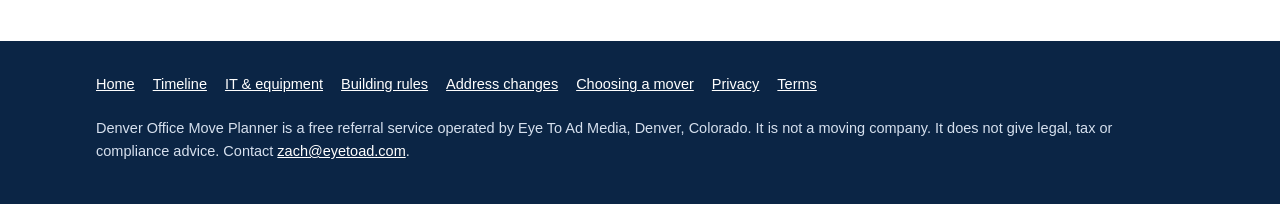
<file: planning-timeline/index.html>
<!doctype html>
<html lang="en">
<head>
<meta charset="utf-8">
<meta name="viewport" content="width=device-width,initial-scale=1">
<meta http-equiv="Content-Security-Policy" content="default-src 'self'; script-src 'self'; style-src 'self'; img-src 'self' data:; form-action 'none'; base-uri 'self'; object-src 'none'; upgrade-insecure-requests">
<meta name="referrer" content="strict-origin-when-cross-origin">
<title>Office Move Timeline for a Denver Business: Roles, Milestones, Budget Lines</title>
<meta name="description" content="A project timeline for a Denver office move with owners, milestones and a budget checklist.">
<link rel="canonical" href="https://denvercomover.com/planning-timeline/">
<link rel="icon" href="/assets/icon.svg" type="image/svg+xml">
<link rel="stylesheet" href="/assets/site.css">
<meta property="og:type" content="website">
<meta property="og:title" content="Office Move Timeline for a Denver Business: Roles, Milestones, Budget Lines">
<meta property="og:description" content="A project timeline for a Denver office move with owners, milestones and a budget checklist.">
<meta property="og:url" content="https://denvercomover.com/planning-timeline/">
<script type="application/ld+json">
{"@context": "https://schema.org", "@graph": [{"@type": "WebSite", "@id": "https://denvercomover.com/#site", "url": "https://denvercomover.com/", "name": "Denver Office Move Planner", "publisher": {"@id": "https://denvercomover.com/#org"}}, {"@type": "Organization", "@id": "https://denvercomover.com/#org", "name": "Eye To Ad Media", "url": "https://denvercomover.com/", "email": "zach@eyetoad.com", "areaServed": "Denver, Colorado"}, {"@type": "Article", "headline": "The office move timeline, with owners", "description": "A project timeline for a Denver office move with owners, milestones and a budget checklist.", "datePublished": "2026-11-11", "dateModified": "2026-11-11", "mainEntityOfPage": "https://denvercomover.com/planning-timeline/", "author": {"@id": "https://denvercomover.com/#org"}, "publisher": {"@id": "https://denvercomover.com/#org"}}]}
</script>
</head>
<body>
<a class="skip" href="#main">Skip to content</a>
<header class="mast"><div class="in">
<a class="wm" href="/" aria-label="Denver Office Move Planner home"><svg width="26" height="26" viewBox="0 0 32 32" aria-hidden="true"><rect x="6" y="6" width="9" height="20" fill="#fff"/><rect x="17" y="12" width="9" height="14" fill="#ff9aa8"/></svg>Denver Office <em>Move</em> Planner</a>
<nav aria-label="Main"><a href="/planning-timeline/">Timeline</a><a href="/it-and-equipment/">IT &amp; equipment</a><a href="/building-rules-after-hours/">Building rules</a><a href="/address-change-checklist/">Address changes</a><a href="/choosing-a-commercial-mover/">Choosing a mover</a></nav>
</div></header>
<main id="main">
<div class="shell"><nav class="toc" aria-label="Guide sections"><strong>Office move guide</strong><ol><li><a href="/">Overview</a></li><li><a href="/planning-timeline/">Timeline</a></li><li><a href="/it-and-equipment/">IT &amp; equipment</a></li><li><a href="/building-rules-after-hours/">Building rules</a></li><li><a href="/address-change-checklist/">Address changes</a></li><li><a href="/choosing-a-commercial-mover/">Choosing a mover</a></li></ol></nav><div class="doc"><span class="kick">Office move guide</span><h1>The office move timeline, with owners</h1><div class="sum"><strong>Use this as a template.</strong> The weeks and owners are our suggestions; adapt them to your size.</div><h2>Name four owners</h2>
<div class="tablewrap"><table><tr><th>Owner</th><th>Responsible for</th></tr>
<tr><td>Move lead</td><td>Schedule, vendor contracts, daily decisions, the walk-through</td></tr>
<tr><td>IT lead</td><td>Network, servers, phones, backups, power</td></tr>
<tr><td>Facilities contact</td><td>Both buildings' rules, elevator, parking, keys and access cards</td></tr>
<tr><td>Staff coordinator</td><td>Packing rules, labels, who sits where, communications</td></tr></table></div>
<p>In a very small office these can be one person. Still write the four lists separately.</p>
<h2>Milestones</h2>
<ol><li><strong>Lease and date locked.</strong> Confirm when you get keys, and when you must be out of the old space.</li><li><strong>Floor plan approved.</strong> Mark each workstation and shared item. Movers can place furniture only if the plan exists.</li><li><strong>Estimates in.</strong> Ask every bidder to price the same written scope.</li><li><strong>Insurance and building paperwork submitted.</strong></li><li><strong>Packing begins</strong> with archives and rarely used items.</li><li><strong>Final inventory.</strong> What is going, what is being recycled, what is being sold.</li><li><strong>Move.</strong> Then a punch list the next morning.</li></ol>
<h2>Budget lines people forget</h2>
<ul><li>Overlap rent on the old and new space.</li><li>Elevator reservation fees or deposits in either building.</li><li>Internet and phone installation fees and any temporary service.</li><li>Cabling, mounting TVs and monitors, and reassembly of workstations.</li><li>Updated signage, business cards, letterhead and website address.</li><li>Disposal of what you are not taking. Business trash does not go in Denver's residential Large Item Pickup, which is for households; the city page lists commercial and industrial waste as not accepted.</li></ul>
<h2>The day after</h2>
<p>Schedule a half-day of quiet time. People need to find the stapler. Ask staff to report issues in one place, and hold the movers to any damage claim window listed in your contract.</p><div class="refs"><strong>Sources and notes</strong> (read 11 Nov 2026)<ul><li><a href="https://denvergov.org/My-Property/Recycle-Compost-Trash/Large-Item-Pickup" rel="nofollow noopener">Denver Solid Waste: Large Item Pickup (lists commercial and industrial waste as not accepted)</a></li><li>Roles and milestones are planning suggestions from this site, not requirements.</li></ul></div><p><a href="/">Back to the overview and quote request</a></p></div></div>
</main>
<footer class="end"><div class="in">
<ul class="fl"><li><a href="/">Home</a></li><li><a href="/planning-timeline/">Timeline</a></li><li><a href="/it-and-equipment/">IT &amp; equipment</a></li><li><a href="/building-rules-after-hours/">Building rules</a></li><li><a href="/address-change-checklist/">Address changes</a></li><li><a href="/choosing-a-commercial-mover/">Choosing a mover</a></li><li><a href="/privacy/">Privacy</a></li><li><a href="/terms/">Terms</a></li></ul>
<p>Denver Office Move Planner is a free referral service operated by Eye To Ad Media, Denver, Colorado. It is not a moving company. It does not give legal, tax or compliance advice. Contact <a href="mailto:zach@eyetoad.com">zach@eyetoad.com</a>.</p>
</div></footer>

</body>
</html>
</file>
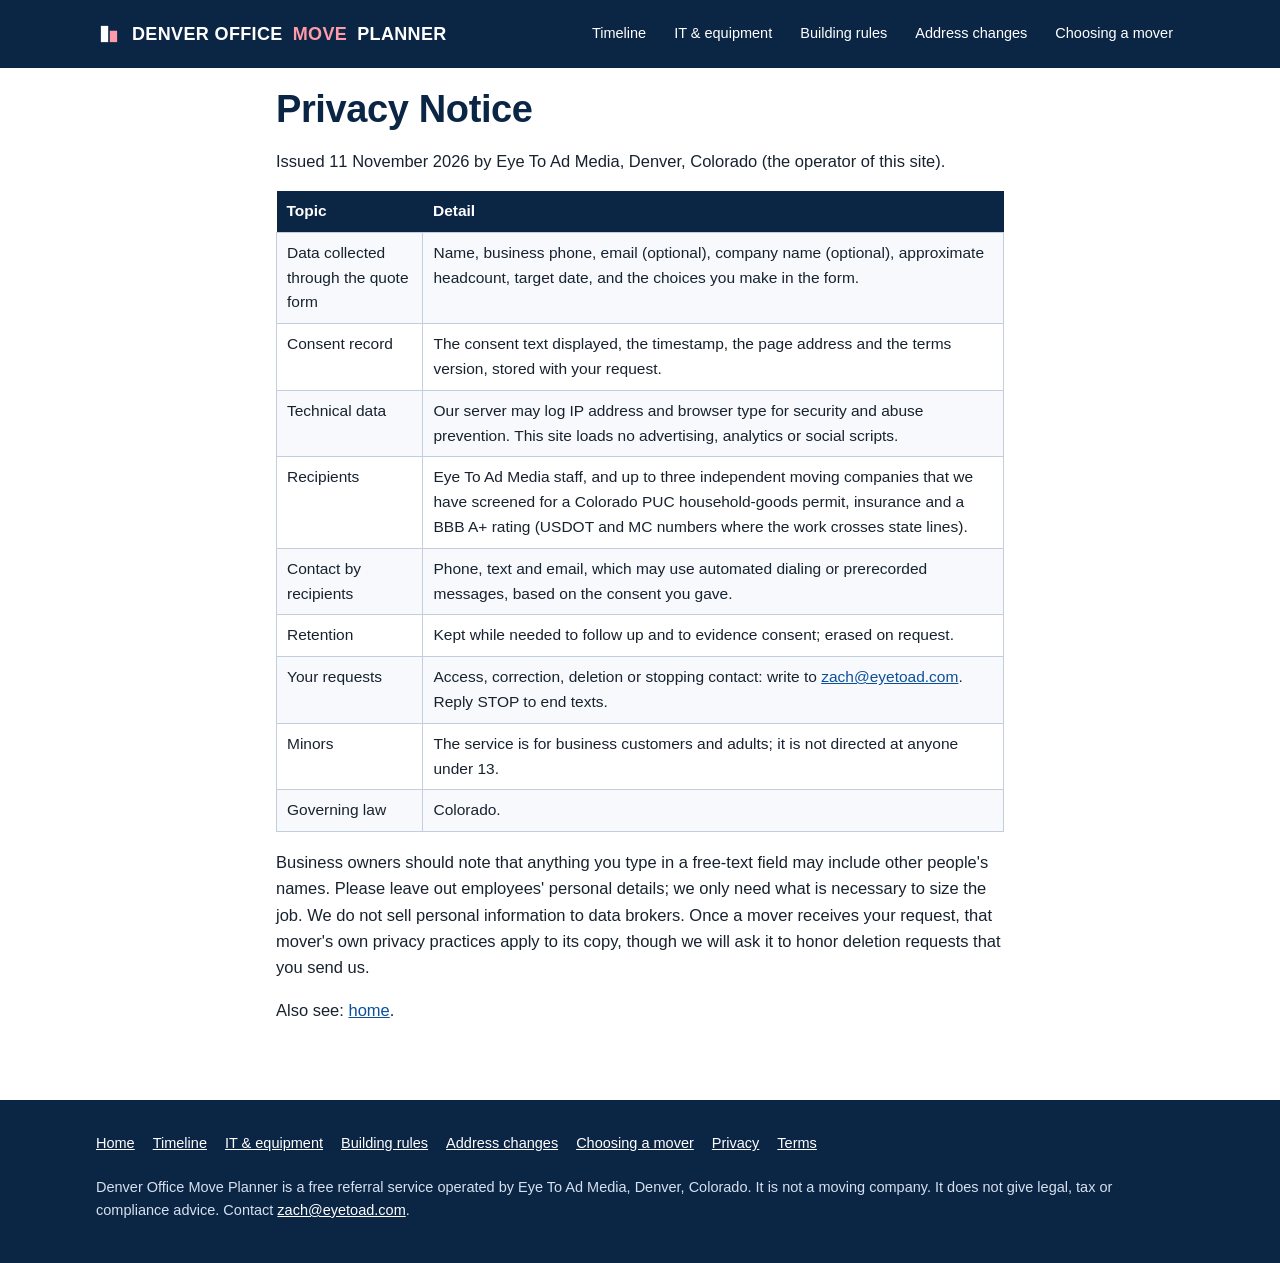
<file: privacy/index.html>
<!doctype html>
<html lang="en">
<head>
<meta charset="utf-8">
<meta name="viewport" content="width=device-width,initial-scale=1">
<meta http-equiv="Content-Security-Policy" content="default-src 'self'; script-src 'self'; style-src 'self'; img-src 'self' data:; form-action 'none'; base-uri 'self'; object-src 'none'; upgrade-insecure-requests">
<meta name="referrer" content="strict-origin-when-cross-origin">
<title>Privacy Policy | Denver Office Move Planner</title>
<meta name="description" content="Privacy and terms for the referral request form on denvercomover.com.">
<meta name="robots" content="noindex,follow">
<link rel="canonical" href="https://denvercomover.com/privacy/">
<link rel="icon" href="/assets/icon.svg" type="image/svg+xml">
<link rel="stylesheet" href="/assets/site.css">
<meta property="og:type" content="website">
<meta property="og:title" content="Privacy Policy | Denver Office Move Planner">
<meta property="og:description" content="Privacy and terms for the referral request form on denvercomover.com.">
<meta property="og:url" content="https://denvercomover.com/privacy/">
<script type="application/ld+json">
{"@context": "https://schema.org", "@graph": [{"@type": "WebSite", "@id": "https://denvercomover.com/#site", "url": "https://denvercomover.com/", "name": "Denver Office Move Planner", "publisher": {"@id": "https://denvercomover.com/#org"}}, {"@type": "Organization", "@id": "https://denvercomover.com/#org", "name": "Eye To Ad Media", "url": "https://denvercomover.com/", "email": "zach@eyetoad.com", "areaServed": "Denver, Colorado"}]}
</script>
</head>
<body>
<a class="skip" href="#main">Skip to content</a>
<header class="mast"><div class="in">
<a class="wm" href="/" aria-label="Denver Office Move Planner home"><svg width="26" height="26" viewBox="0 0 32 32" aria-hidden="true"><rect x="6" y="6" width="9" height="20" fill="#fff"/><rect x="17" y="12" width="9" height="14" fill="#ff9aa8"/></svg>Denver Office <em>Move</em> Planner</a>
<nav aria-label="Main"><a href="/planning-timeline/">Timeline</a><a href="/it-and-equipment/">IT &amp; equipment</a><a href="/building-rules-after-hours/">Building rules</a><a href="/address-change-checklist/">Address changes</a><a href="/choosing-a-commercial-mover/">Choosing a mover</a></nav>
</div></header>
<main id="main">
<div class="legal art post doc"><h1>Privacy Notice</h1>
<p>Issued 11 November 2026 by Eye To Ad Media, Denver, Colorado (the operator of this site).</p>
<table><tr><th>Topic</th><th>Detail</th></tr>
<tr><td>Data collected through the quote form</td><td>Name, business phone, email (optional), company name (optional), approximate headcount, target date, and the choices you make in the form.</td></tr>
<tr><td>Consent record</td><td>The consent text displayed, the timestamp, the page address and the terms version, stored with your request.</td></tr>
<tr><td>Technical data</td><td>Our server may log IP address and browser type for security and abuse prevention. This site loads no advertising, analytics or social scripts.</td></tr>
<tr><td>Recipients</td><td>Eye To Ad Media staff, and up to three independent moving companies that we have screened for a Colorado PUC household-goods permit, insurance and a BBB A+ rating (USDOT and MC numbers where the work crosses state lines).</td></tr>
<tr><td>Contact by recipients</td><td>Phone, text and email, which may use automated dialing or prerecorded messages, based on the consent you gave.</td></tr>
<tr><td>Retention</td><td>Kept while needed to follow up and to evidence consent; erased on request.</td></tr>
<tr><td>Your requests</td><td>Access, correction, deletion or stopping contact: write to <a href="mailto:zach@eyetoad.com">zach@eyetoad.com</a>. Reply STOP to end texts.</td></tr>
<tr><td>Minors</td><td>The service is for business customers and adults; it is not directed at anyone under 13.</td></tr>
<tr><td>Governing law</td><td>Colorado.</td></tr></table>
<p>Business owners should note that anything you type in a free-text field may include other people's names. Please leave out employees' personal details; we only need what is necessary to size the job. We do not sell personal information to data brokers. Once a mover receives your request, that mover's own privacy practices apply to its copy, though we will ask it to honor deletion requests that you send us.</p><p>Also see: <a href="/">home</a>.</p></div>
</main>
<footer class="end"><div class="in">
<ul class="fl"><li><a href="/">Home</a></li><li><a href="/planning-timeline/">Timeline</a></li><li><a href="/it-and-equipment/">IT &amp; equipment</a></li><li><a href="/building-rules-after-hours/">Building rules</a></li><li><a href="/address-change-checklist/">Address changes</a></li><li><a href="/choosing-a-commercial-mover/">Choosing a mover</a></li><li><a href="/privacy/">Privacy</a></li><li><a href="/terms/">Terms</a></li></ul>
<p>Denver Office Move Planner is a free referral service operated by Eye To Ad Media, Denver, Colorado. It is not a moving company. It does not give legal, tax or compliance advice. Contact <a href="mailto:zach@eyetoad.com">zach@eyetoad.com</a>.</p>
</div></footer>

</body>
</html>
</file>
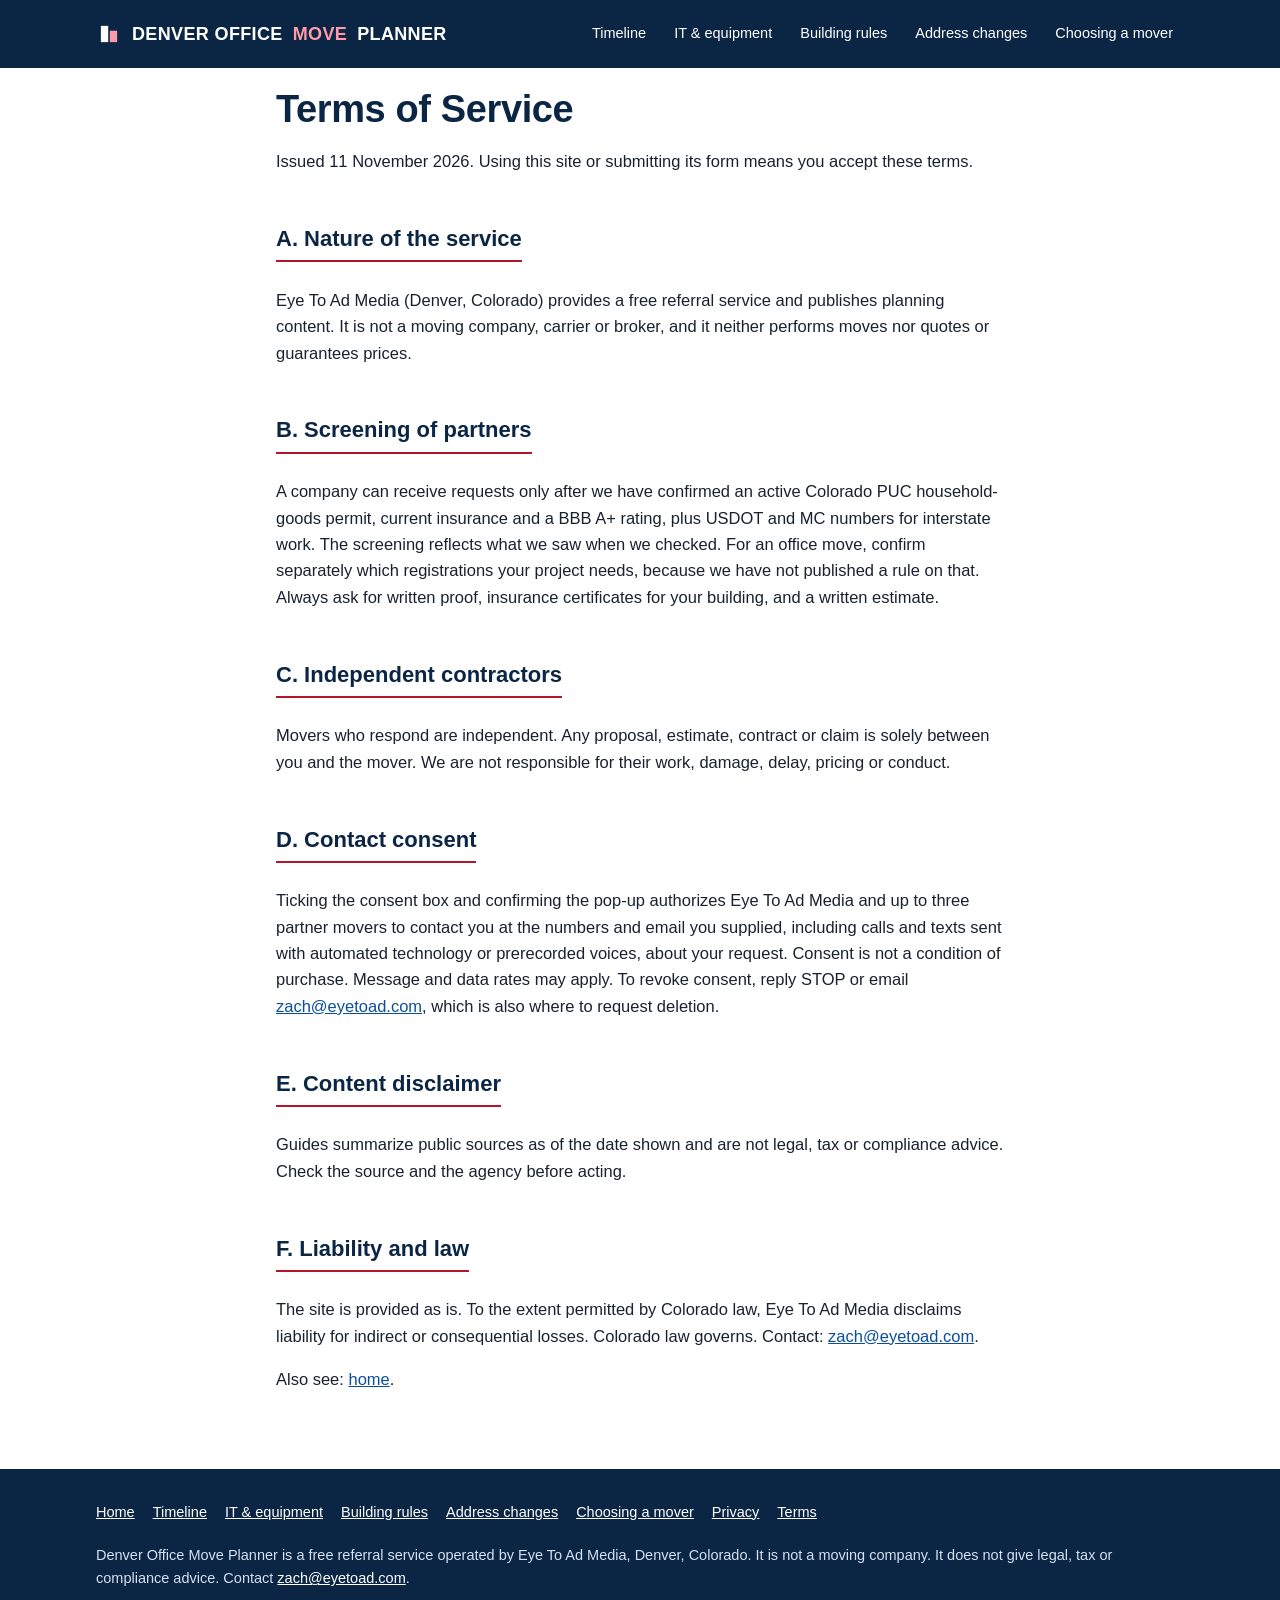
<file: terms/index.html>
<!doctype html>
<html lang="en">
<head>
<meta charset="utf-8">
<meta name="viewport" content="width=device-width,initial-scale=1">
<meta http-equiv="Content-Security-Policy" content="default-src 'self'; script-src 'self'; style-src 'self'; img-src 'self' data:; form-action 'none'; base-uri 'self'; object-src 'none'; upgrade-insecure-requests">
<meta name="referrer" content="strict-origin-when-cross-origin">
<title>Terms of Service | Denver Office Move Planner</title>
<meta name="description" content="Privacy and terms for the referral request form on denvercomover.com.">
<meta name="robots" content="noindex,follow">
<link rel="canonical" href="https://denvercomover.com/terms/">
<link rel="icon" href="/assets/icon.svg" type="image/svg+xml">
<link rel="stylesheet" href="/assets/site.css">
<meta property="og:type" content="website">
<meta property="og:title" content="Terms of Service | Denver Office Move Planner">
<meta property="og:description" content="Privacy and terms for the referral request form on denvercomover.com.">
<meta property="og:url" content="https://denvercomover.com/terms/">
<script type="application/ld+json">
{"@context": "https://schema.org", "@graph": [{"@type": "WebSite", "@id": "https://denvercomover.com/#site", "url": "https://denvercomover.com/", "name": "Denver Office Move Planner", "publisher": {"@id": "https://denvercomover.com/#org"}}, {"@type": "Organization", "@id": "https://denvercomover.com/#org", "name": "Eye To Ad Media", "url": "https://denvercomover.com/", "email": "zach@eyetoad.com", "areaServed": "Denver, Colorado"}]}
</script>
</head>
<body>
<a class="skip" href="#main">Skip to content</a>
<header class="mast"><div class="in">
<a class="wm" href="/" aria-label="Denver Office Move Planner home"><svg width="26" height="26" viewBox="0 0 32 32" aria-hidden="true"><rect x="6" y="6" width="9" height="20" fill="#fff"/><rect x="17" y="12" width="9" height="14" fill="#ff9aa8"/></svg>Denver Office <em>Move</em> Planner</a>
<nav aria-label="Main"><a href="/planning-timeline/">Timeline</a><a href="/it-and-equipment/">IT &amp; equipment</a><a href="/building-rules-after-hours/">Building rules</a><a href="/address-change-checklist/">Address changes</a><a href="/choosing-a-commercial-mover/">Choosing a mover</a></nav>
</div></header>
<main id="main">
<div class="legal art post doc"><h1>Terms of Service</h1>
<p>Issued 11 November 2026. Using this site or submitting its form means you accept these terms.</p>
<h2>A. Nature of the service</h2>
<p>Eye To Ad Media (Denver, Colorado) provides a free referral service and publishes planning content. It is not a moving company, carrier or broker, and it neither performs moves nor quotes or guarantees prices.</p>
<h2>B. Screening of partners</h2>
<p>A company can receive requests only after we have confirmed an active Colorado PUC household-goods permit, current insurance and a BBB A+ rating, plus USDOT and MC numbers for interstate work. The screening reflects what we saw when we checked. For an office move, confirm separately which registrations your project needs, because we have not published a rule on that. Always ask for written proof, insurance certificates for your building, and a written estimate.</p>
<h2>C. Independent contractors</h2>
<p>Movers who respond are independent. Any proposal, estimate, contract or claim is solely between you and the mover. We are not responsible for their work, damage, delay, pricing or conduct.</p>
<h2>D. Contact consent</h2>
<p>Ticking the consent box and confirming the pop-up authorizes Eye To Ad Media and up to three partner movers to contact you at the numbers and email you supplied, including calls and texts sent with automated technology or prerecorded voices, about your request. Consent is not a condition of purchase. Message and data rates may apply. To revoke consent, reply STOP or email <a href="mailto:zach@eyetoad.com">zach@eyetoad.com</a>, which is also where to request deletion.</p>
<h2>E. Content disclaimer</h2>
<p>Guides summarize public sources as of the date shown and are not legal, tax or compliance advice. Check the source and the agency before acting.</p>
<h2>F. Liability and law</h2>
<p>The site is provided as is. To the extent permitted by Colorado law, Eye To Ad Media disclaims liability for indirect or consequential losses. Colorado law governs. Contact: <a href="mailto:zach@eyetoad.com">zach@eyetoad.com</a>.</p><p>Also see: <a href="/">home</a>.</p></div>
</main>
<footer class="end"><div class="in">
<ul class="fl"><li><a href="/">Home</a></li><li><a href="/planning-timeline/">Timeline</a></li><li><a href="/it-and-equipment/">IT &amp; equipment</a></li><li><a href="/building-rules-after-hours/">Building rules</a></li><li><a href="/address-change-checklist/">Address changes</a></li><li><a href="/choosing-a-commercial-mover/">Choosing a mover</a></li><li><a href="/privacy/">Privacy</a></li><li><a href="/terms/">Terms</a></li></ul>
<p>Denver Office Move Planner is a free referral service operated by Eye To Ad Media, Denver, Colorado. It is not a moving company. It does not give legal, tax or compliance advice. Contact <a href="mailto:zach@eyetoad.com">zach@eyetoad.com</a>.</p>
</div></footer>

</body>
</html>
</file>
<file: assets/site.css>
:root{--navy:#0b2545;--navy2:#13315c;--red:#b3162b;--paper:#ffffff;--grey:#eef2f7;--line:#c3cedc;--ink:#18222f}
*{box-sizing:border-box}
html{-webkit-text-size-adjust:100%}
body{margin:0;background:var(--paper);color:var(--ink);font:16.5px/1.6 "Helvetica Neue",Helvetica,Arial,sans-serif}
a{color:#0b4f9c}
a:focus-visible,button:focus-visible,input:focus-visible,select:focus-visible{outline:3px solid var(--red);outline-offset:2px}
.skip{position:absolute;left:-999px;top:0;background:#fff;padding:8px 12px;z-index:9}
.skip:focus{left:8px}
.mast{background:var(--navy);color:#fff}
.mast .in{max-width:1120px;margin:0 auto;padding:12px 16px;display:flex;flex-wrap:wrap;gap:6px 24px;align-items:center;justify-content:space-between}
.wm{color:#fff;text-decoration:none;font-weight:700;font-size:18px;letter-spacing:.02em;text-transform:uppercase;min-height:44px;display:flex;align-items:center;gap:10px}
.wm em{font-style:normal;color:#ff9aa8}
.mast nav{display:flex;flex-wrap:wrap;gap:2px 6px}
.mast nav a{color:#fff;text-decoration:none;padding:9px 10px;font-size:14.5px;border:1px solid transparent;border-radius:2px}
.mast nav a:hover{border-color:#8ea3c0}
.shell{max-width:1120px;margin:0 auto;padding:0 16px;display:grid;gap:24px}
@media(min-width:880px){.shell{grid-template-columns:230px minmax(0,1fr);padding-top:8px}}
.toc{background:var(--grey);border:1px solid var(--line);padding:14px;margin:18px 0 0;align-self:start;font-size:15px}
@media(min-width:880px){.toc{position:sticky;top:12px}}
.toc strong{display:block;text-transform:uppercase;font-size:12.5px;letter-spacing:.1em;color:var(--navy2);margin-bottom:6px}
.toc ol{list-style:none;margin:0;padding:0}
.toc a{display:block;padding:7px 0;border-bottom:1px solid #d5deea;text-decoration:none;color:var(--navy)}
.toc a:hover{color:var(--red);text-decoration:underline}
.doc{padding:6px 0 40px;min-width:0}
.doc h1{font-size:clamp(27px,5vw,38px);line-height:1.15;margin:20px 0 8px;color:var(--navy);letter-spacing:-.01em}
.doc h2{font-size:22px;margin:30px 0 8px;color:var(--navy);border-bottom:2px solid var(--red);padding-bottom:4px;display:inline-block}
.doc h3{font-size:18px;margin:20px 0 4px}
.kick{font-size:13px;text-transform:uppercase;letter-spacing:.1em;color:var(--red);font-weight:700}
.sum{background:var(--grey);border-left:6px solid var(--navy);padding:12px 16px;margin:16px 0}
.note{background:#fff3f4;border-left:6px solid var(--red);padding:12px 16px;margin:16px 0}
.tablewrap{overflow-x:auto}
table{border-collapse:collapse;width:100%;margin:12px 0;font-size:15.5px;min-width:480px}
th{background:var(--navy);color:#fff;text-align:left;padding:8px 10px;font-weight:600}
td{border:1px solid var(--line);padding:8px 10px;vertical-align:top}
tr:nth-child(even) td{background:#f7f9fc}
.refs{font-size:14.5px;border-top:1px solid var(--line);margin-top:30px;padding-top:12px}
.refs ul{padding-left:20px}
.rfq{background:var(--grey);border:1px solid var(--navy2);border-top:6px solid var(--navy);padding:20px;margin:30px 0 0;max-width:680px}
.rfq h2{border:0;margin:0 0 4px;padding:0;display:block}
.rfq-sub{margin:0 0 10px;font-size:15px}
.rfq label{display:block;font-weight:700;font-size:14.5px;margin:12px 0 3px}
.rfq input[type=text],.rfq input[type=tel],.rfq input[type=email],.rfq input[type=date],.rfq select{width:100%;font:inherit;font-size:16px;padding:10px;border:1px solid #5d7390;border-radius:2px;min-height:44px;background:#fff;color:var(--ink)}
.opt{font-weight:400;color:#46566b}
.rfq-consent{display:flex;gap:10px;align-items:flex-start;margin-top:14px;border-top:1px solid var(--line);padding-top:12px}
.rfq-consent input{width:22px;height:22px;margin-top:3px;flex:none}
.rfq-consent label{font-weight:400;font-size:14px;line-height:1.45;margin:0}
.rfq-btn{margin-top:14px;background:var(--red);color:#fff;border:0;font-weight:700;font-size:16.5px;padding:13px 26px;cursor:pointer;min-height:48px;border-radius:2px;text-transform:uppercase;letter-spacing:.04em}
.rfq-btn:hover{background:#8f1022}
.rfq-btn:disabled{opacity:.6}
.rfq-done{background:#fff;border:1px solid var(--navy2);border-top:6px solid var(--navy);padding:20px;max-width:680px;margin-top:30px}
.form-msg{margin:10px 0 0;font-size:15px;color:#14652c}
.form-msg.bad{color:#a11212;font-weight:700}
.hp{position:absolute;left:-5000px;width:1px;height:1px;overflow:hidden}
.agree-dlg{max-width:500px;width:calc(100% - 32px);border:0;border-top:6px solid var(--navy);border-radius:2px;padding:20px;color:var(--ink);font-family:"Helvetica Neue",Helvetica,Arial,sans-serif}
.agree-dlg::backdrop{background:rgba(11,37,69,.7)}
.agree-dlg h2{font-size:20px;margin:0 0 8px;color:var(--navy)}
.agree-dlg ul{padding-left:20px}
.agree-actions{display:flex;gap:10px;flex-wrap:wrap;margin-top:10px}
.agree-yes{background:var(--red);color:#fff;border:0;padding:12px 18px;font:inherit;font-weight:700;cursor:pointer;min-height:44px;border-radius:2px}
.agree-no{background:#fff;color:var(--ink);border:1px solid #5d7390;padding:12px 18px;font:inherit;cursor:pointer;min-height:44px;border-radius:2px}
footer.end{background:var(--navy);color:#d6e0ee;padding:26px 0;font-size:14.5px;margin-top:20px}
footer.end .in{max-width:1120px;margin:0 auto;padding:0 16px}
footer.end a{color:#fff}
footer.end .fl{display:flex;flex-wrap:wrap;gap:4px 18px;list-style:none;margin:0 0 10px;padding:0}
footer.end .fl a{display:inline-block;padding:6px 0}
.legal{max-width:760px;margin:0 auto;padding:0 16px 40px}
</file>
